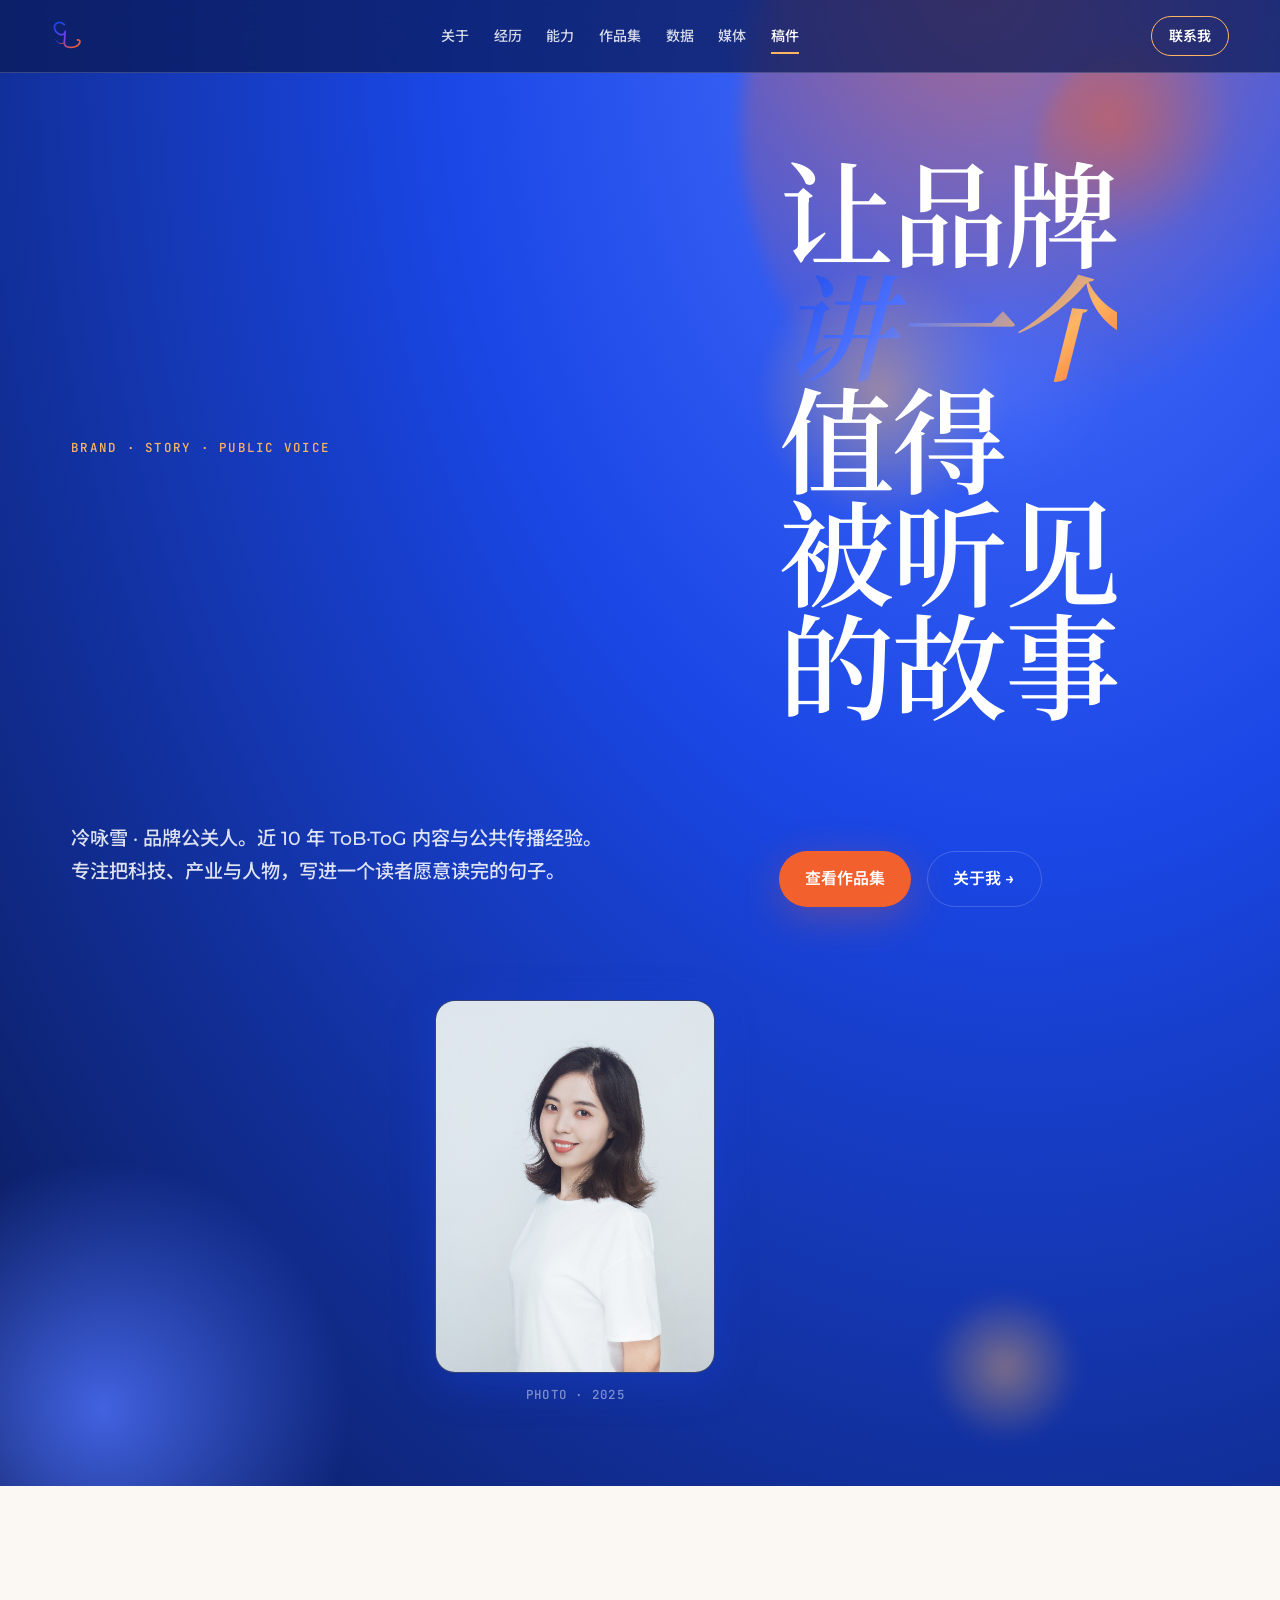
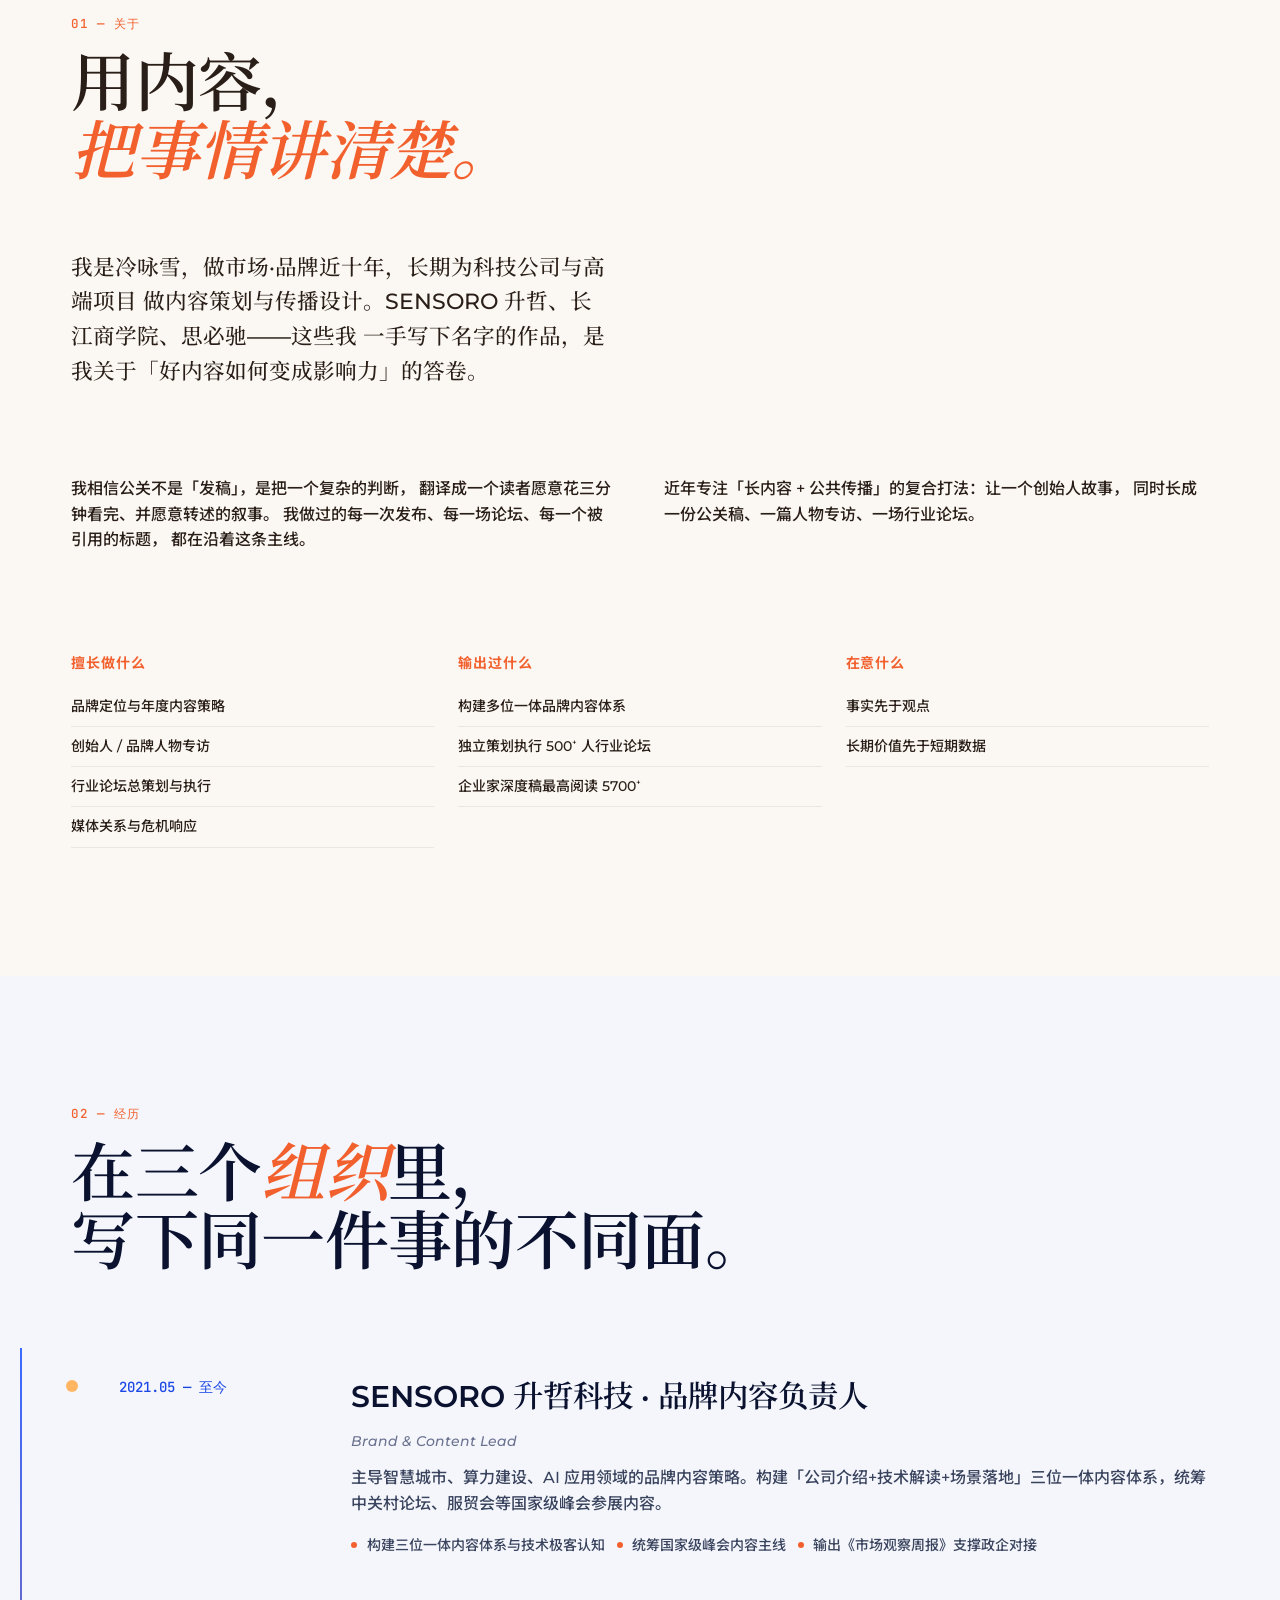
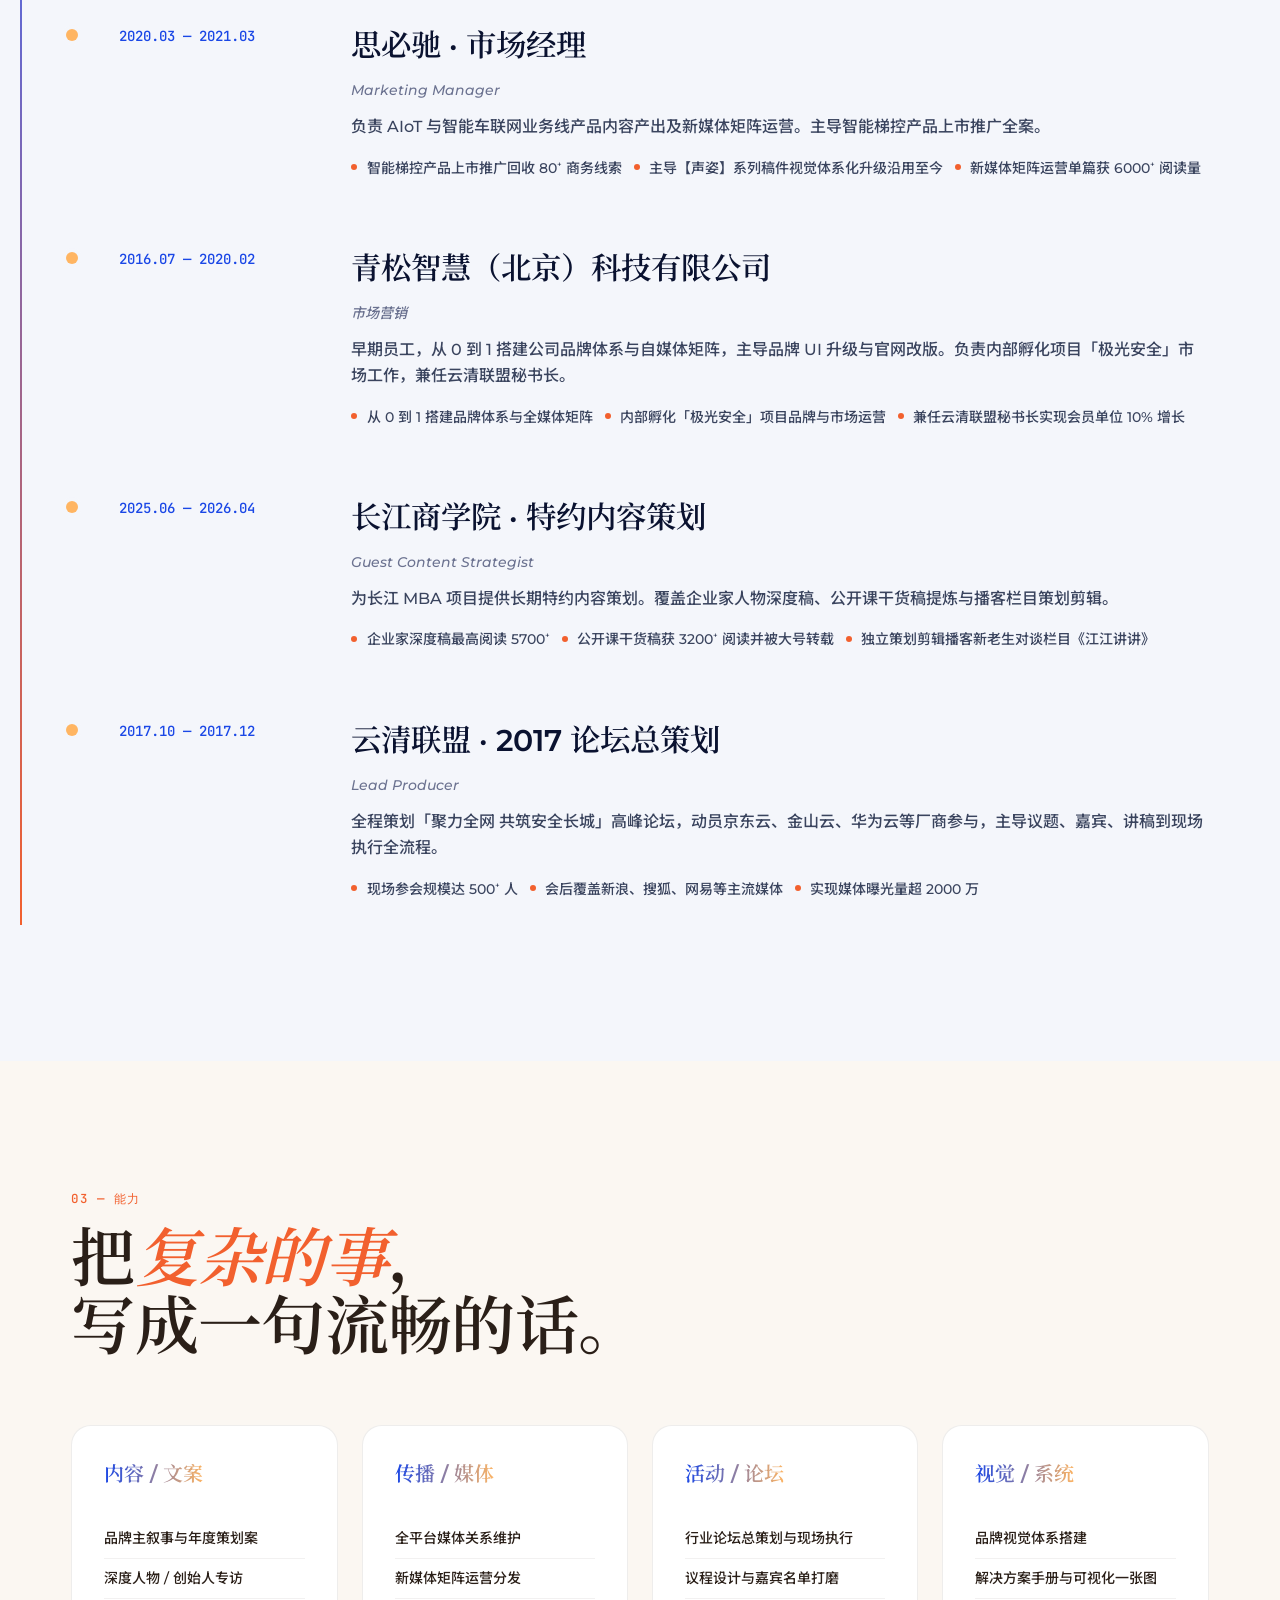
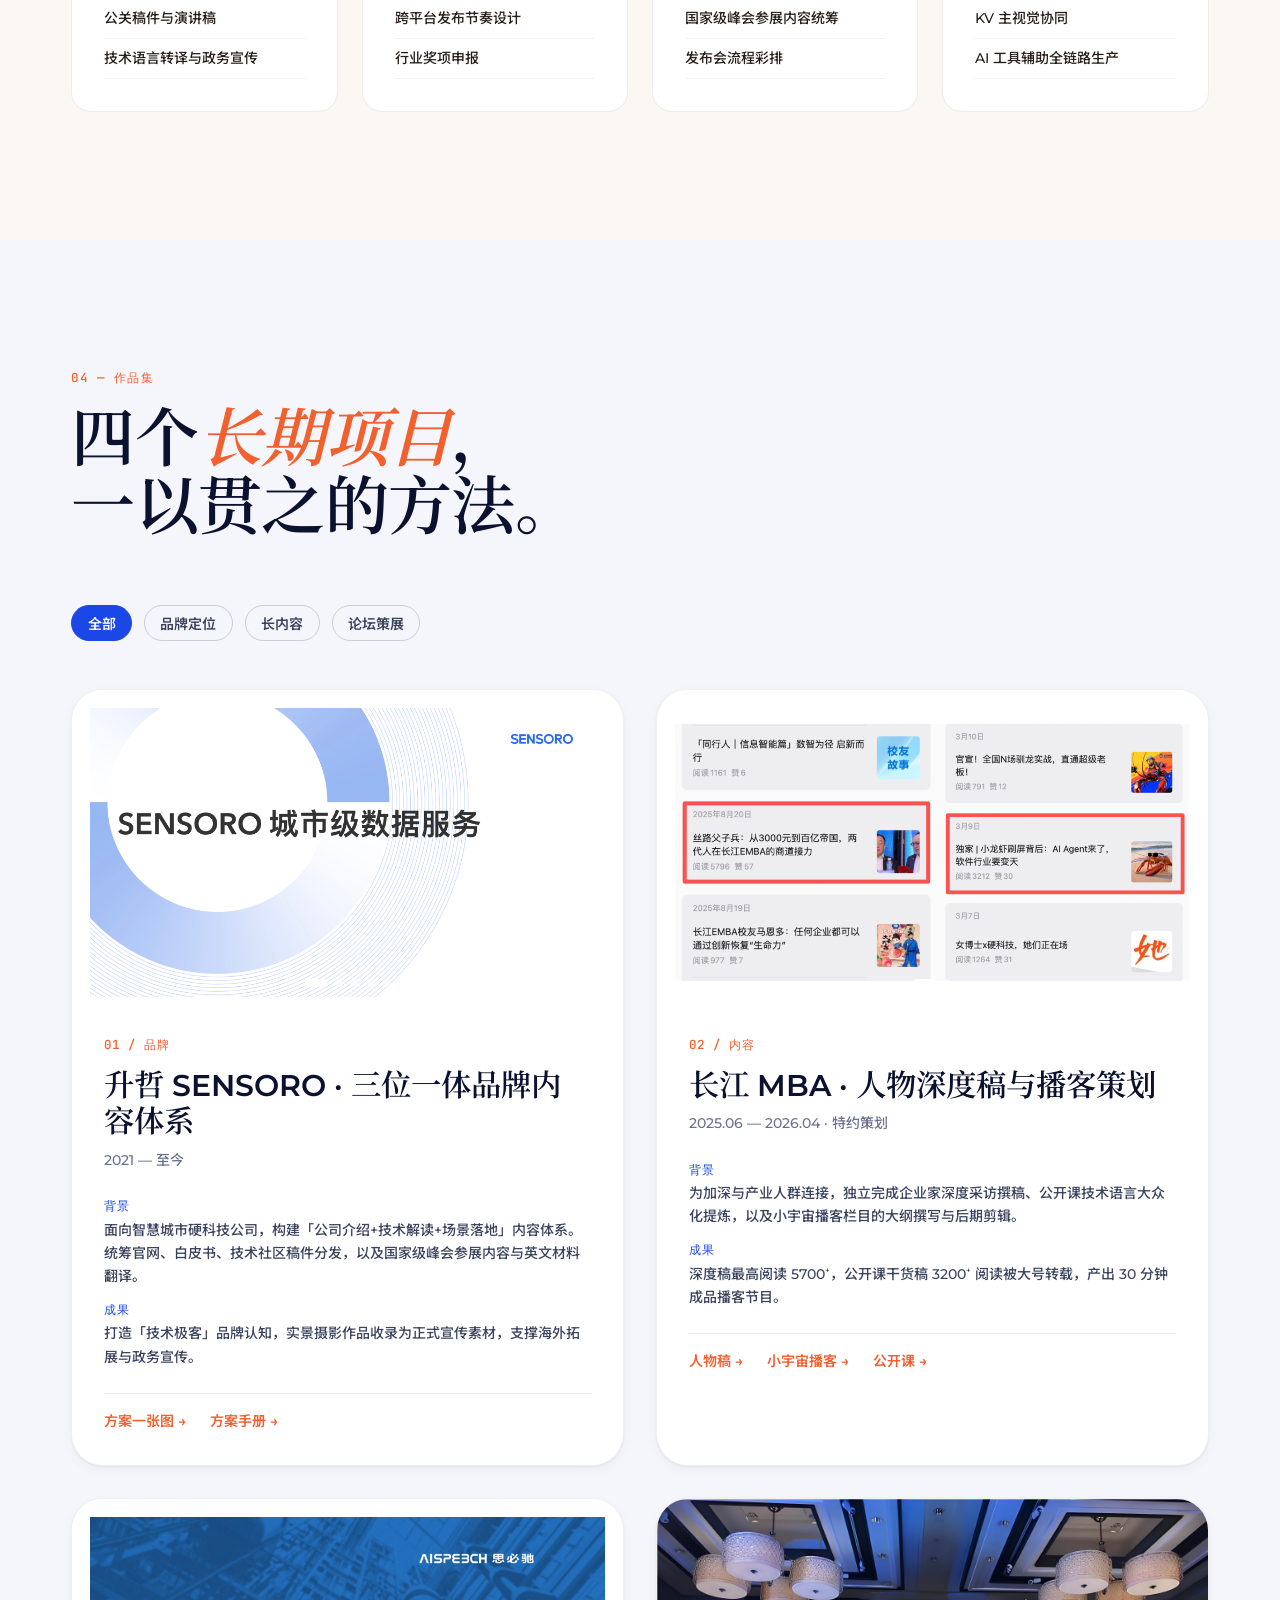
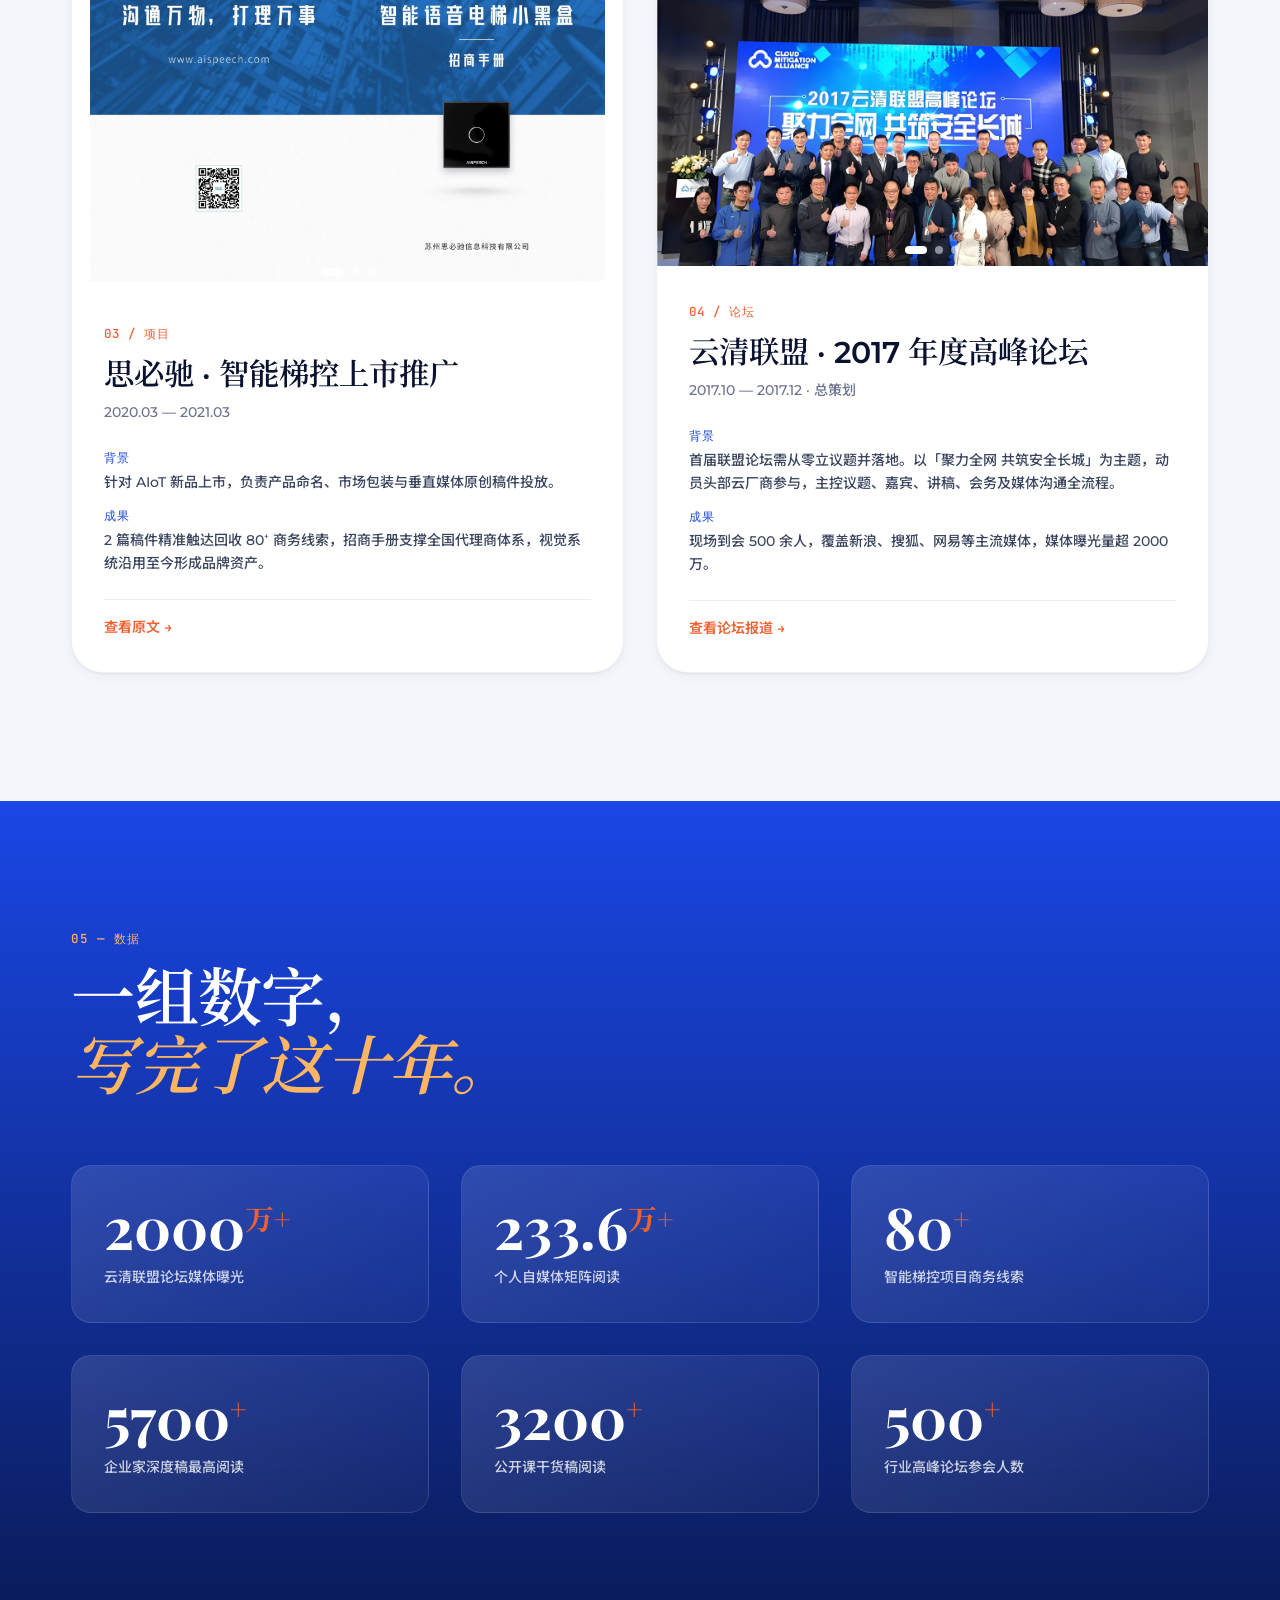
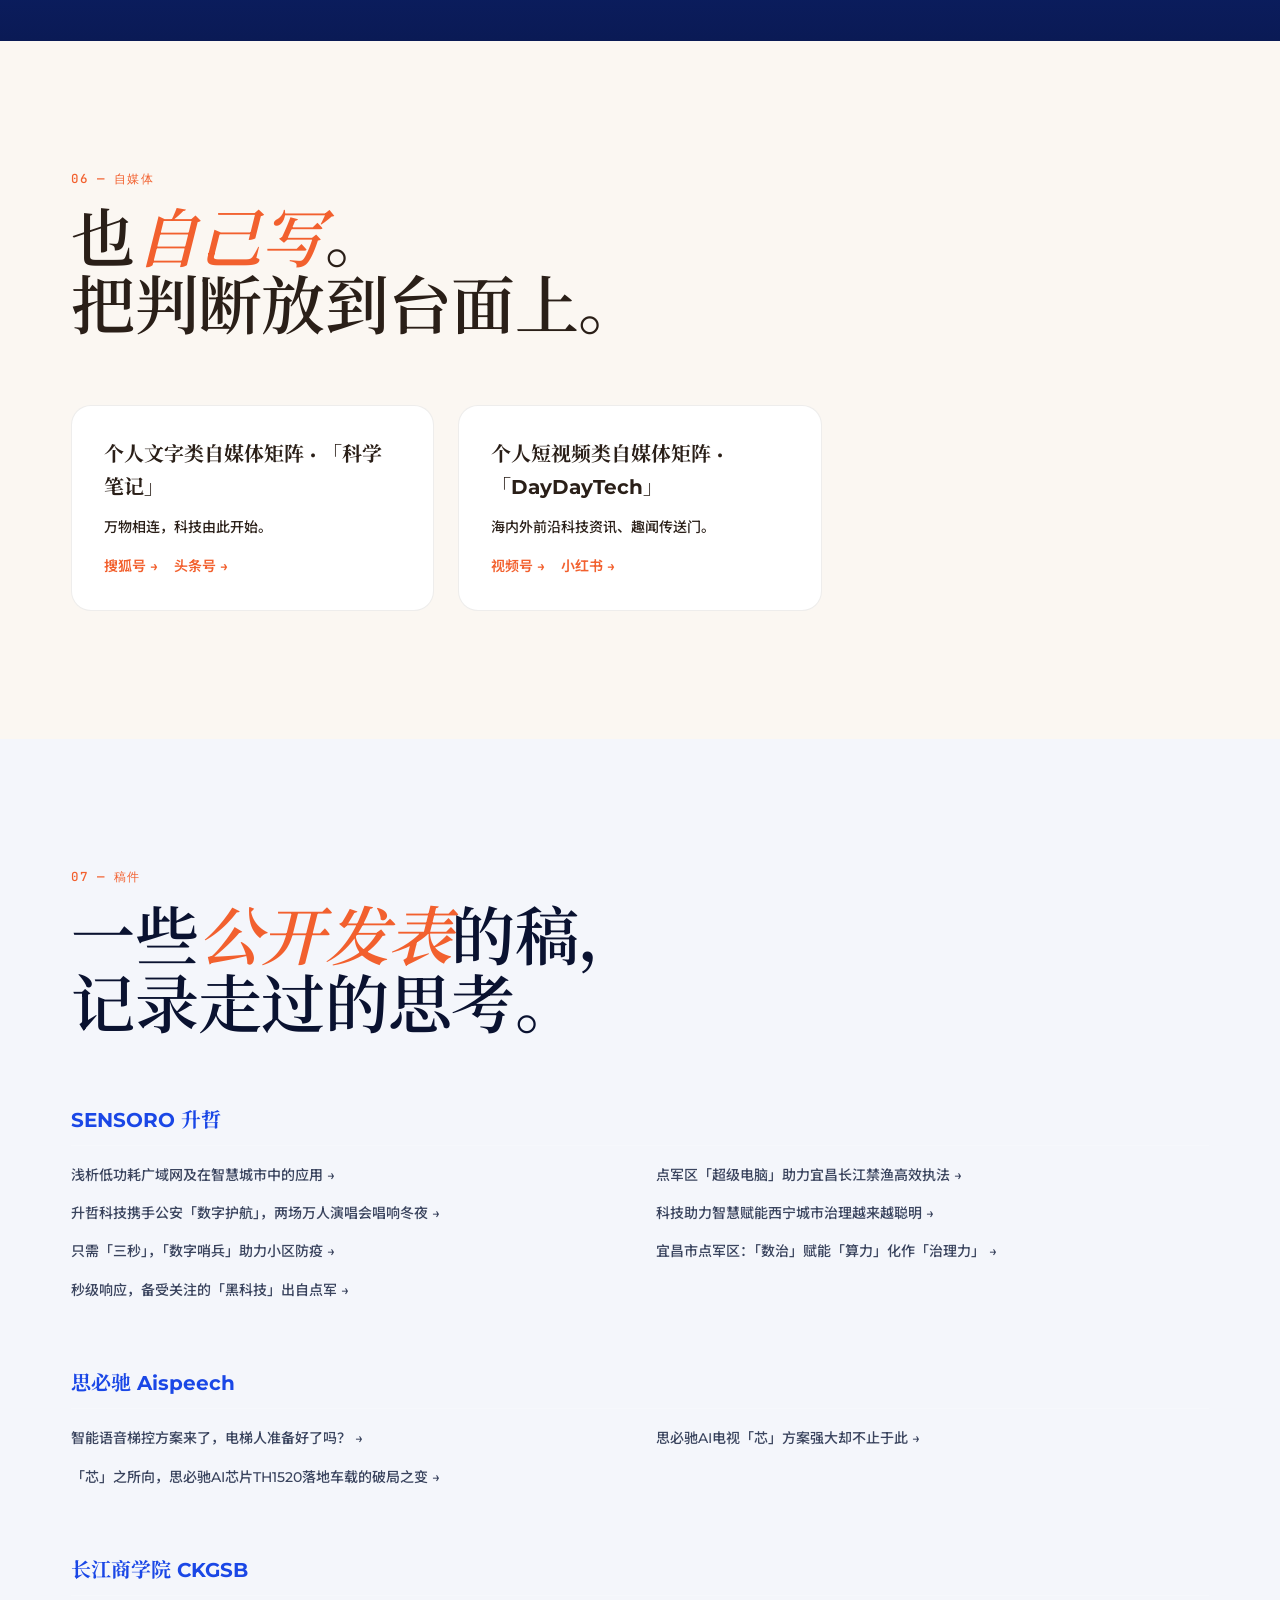
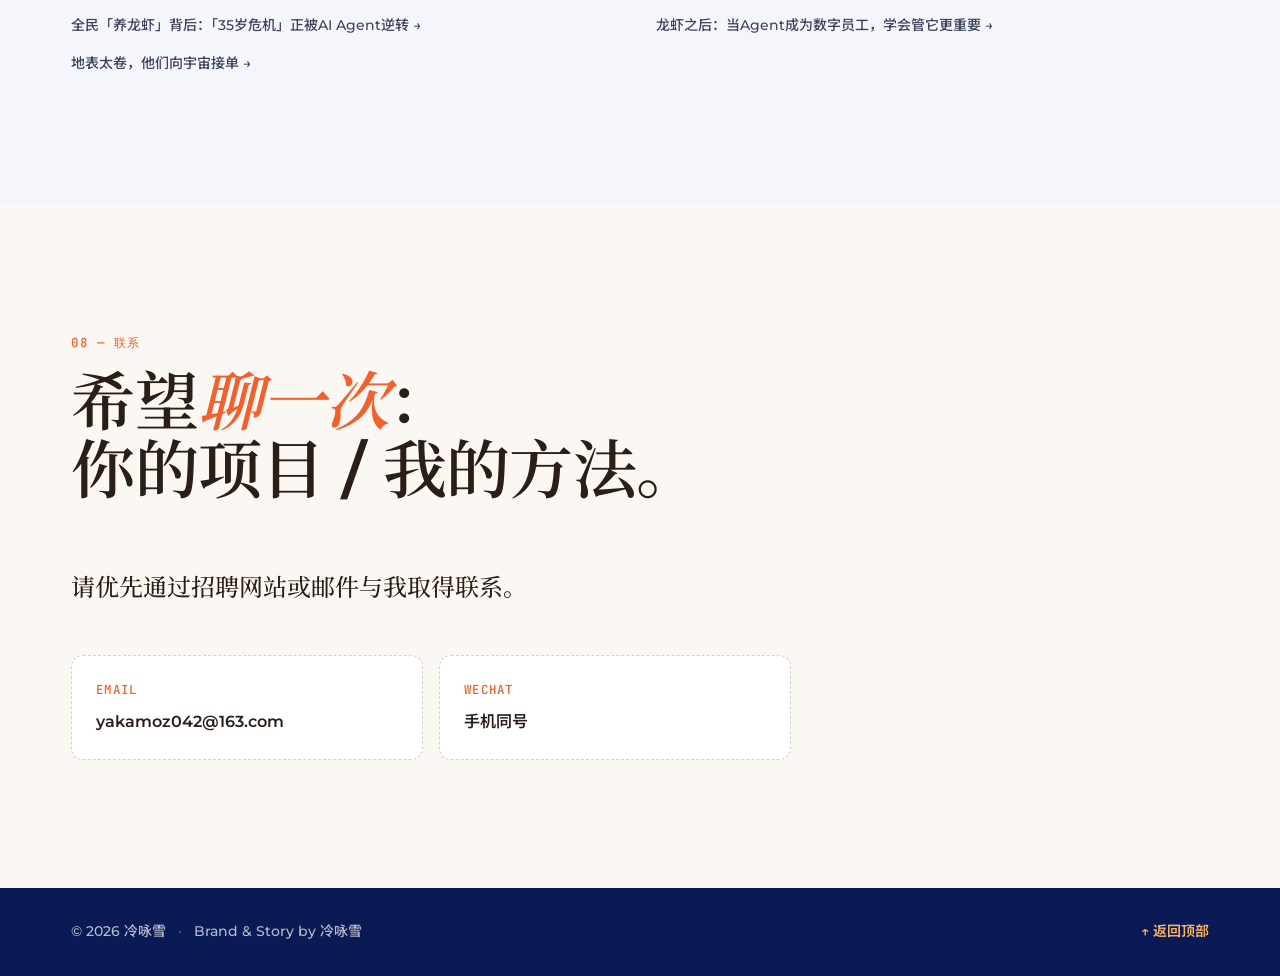
<file: index.html>
<!doctype html>
<!--
  ================================================================
  冷咏雪 · 个人品牌网站
  ------------------------------------------------------------
  改什么在哪：
    1. 文案：搜下面的 "BLOCK · 标题" 注释，所有可改文案都在那里
    2. 颜色 / 字体 / 间距：css/tokens.css 一个文件搞定
    3. 图片资源：assets/ 下替换同名文件即可
    4. 案例数据：search "data-block" 可定位到每个案例的占位
    5. 联系方式：CONTACT_BLOCK 已填邮箱/微信，可继续补充

  对应原始素材：
    - 简历：/Users/shell/Downloads/冷咏雪-品牌公关.pdf
    - 作品集：/Users/shell/Downloads/冷咏雪作品集0625.pdf
  ================================================================
-->
<html lang="zh-CN" data-theme="default">
<head>
  <meta charset="utf-8" />
  <meta name="viewport" content="width=device-width,initial-scale=1" />
  <title>冷咏雪 · 品牌公关</title>
  <meta name="description" content="冷咏雪 · 品牌内容负责人 · 长内容 / 公共传播 / 事件策划" />

  <!-- 字体（Google Fonts，缓存友好；离线时自动 fallback 到系统字体） -->
  <link rel="preconnect" href="https://fonts.googleapis.com" />
  <link rel="preconnect" href="https://fonts.gstatic.com" crossorigin />
  <link href="https://fonts.googleapis.com/css2?family=Montserrat:wght@400;500;600;700&family=Playfair+Display:ital,wght@0,400;0,600;0,700;1,400&family=Noto+Sans+SC:wght@400;500;700&family=Noto+Serif+SC:wght@400;600;700&family=JetBrains+Mono:wght@400;500&display=swap" rel="stylesheet" />

  <!-- 设计令牌 + 视觉样式 + 响应式 -->
  <link rel="stylesheet" href="css/tokens.css" />
  <link rel="stylesheet" href="css/style.css" />
</head>

<body>

<!-- ====================================================================
     顶部导航 / Top Nav
     ==================================================================== -->
<header class="nav" data-component="nav">
  <a class="nav__logo" href="#hero" aria-label="冷咏雪 shell">
    <!-- LOGO_BLOCK · 贝壳标识，替换 assets/logo.svg 即可换图 -->
    <img class="nav__logo-mark" src="assets/logo.svg" alt="shell 贝壳标识" />
  </a>

  <nav class="nav__menu" aria-label="主导航">
    <a href="#about">关于</a>
    <a href="#experience">经历</a>
    <a href="#skills">能力</a>
    <a href="#portfolio">作品集</a>
    <a href="#impact">数据</a>
    <a href="#self-media">媒体</a>
    <a href="#articles">稿件</a>
  </nav>

  <a class="nav__cta" href="#contact">联系我</a>
</header>


<!-- ====================================================================
     HERO · 首页首屏
     ----------------------------------------------------------------
     BLOCK · HERO_HEADLINE  标题（建议文案 / 可改）
     BLOCK · HERO_TAGLINE   副标题（一句话定位 / 可改）
     BLOCK · HERO_PORTRAIT 形象照占位
     ==================================================================== -->
<section id="hero" class="hero">
  <!-- 几何背景：上半蓝 + 右下珊瑚弧 -->
  <div class="hero__bg" aria-hidden="true">
    <div class="hero__shape hero__shape--arc-1"></div>
    <div class="hero__shape hero__shape--arc-2"></div>
    <div class="hero__shape hero__shape--arc-3"></div>
    <!-- 形象照周围的渐变气泡：填补蓝色块留白，呼应顶部 arc 光斑 -->
    <div class="hero__shape hero__shape--bubble-1"></div>
    <div class="hero__shape hero__shape--bubble-2"></div>
    <div class="hero__shape hero__shape--bubble-3"></div>
  </div>

  <div class="hero__inner container">
    <p class="hero__eyebrow">BRAND · STORY · PUBLIC VOICE</p>

    <h1 class="hero__headline">
      让品牌<br/>
      <em>讲一个</em>值得<br/>
      被听见的故事
    </h1>

    <p class="hero__tagline">
      冷咏雪 · 品牌公关人。近 10 年 ToB·ToG 内容与公共传播经验。<br/>
      专注把科技、产业与人物，写进一个读者愿意读完的句子。
    </p>

    <div class="hero__actions">
      <a class="btn btn--warm" href="#portfolio">查看作品集</a>
      <a class="btn btn--ghost" href="#about">关于我 →</a>
    </div>

    <!-- 形象照 BLOCK · HERO_PORTRAIT · 已替换 portrait.jpg -->
    <div class="hero__portrait" aria-label="个人形象照">
      <div class="hero__portrait-frame">
        <img class="hero__portrait-img"
             src="assets/portraits/portrait.jpg"
             alt="冷咏雪 形象照 · 2025" />
      </div>
      <span class="hero__portrait-meta">PHOTO · 2025</span>
    </div>
  </div>
</section>


<!-- ====================================================================
     ABOUT · 关于
     ----------------------------------------------------------------
     BLOCK · ABOUT_LEAD   引言
     BLOCK · ABOUT_BIO    详细简介（两段）
     BLOCK · ABOUT_TAGS   三组专长标签
     ==================================================================== -->
<section id="about" class="section section--warm">
  <div class="container section__head">
    <p class="section__num">01 — 关于</p>
    <h2 class="section__title">用内容，<br/><em>把事情讲清楚。</em></h2>
  </div>

  <div class="container about">
    <div class="about__lead">
      <!-- BLOCK · ABOUT_LEAD -->
      <p>
        我是冷咏雪，做市场·品牌近十年，长期为科技公司与高端项目
        做内容策划与传播设计。SENSORO 升哲、长江商学院、思必驰——这些我
        一手写下名字的作品，是我关于「好内容如何变成影响力」的答卷。
      </p>
    </div>

    <div class="about__bio">
      <!-- BLOCK · ABOUT_BIO -->
      <p>
        我相信公关不是「发稿」，是把一个复杂的判断，
        翻译成一个读者愿意花三分钟看完、并愿意转述的叙事。
        我做过的每一次发布、每一场论坛、每一个被引用的标题，
        都在沿着这条主线。
      </p>
      <p>
        近年专注「长内容 + 公共传播」的复合打法：让一个创始人故事，
        同时长成一份公关稿、一篇人物专访、一场行业论坛。
      </p>
    </div>

    <div class="about__tags">
      <!-- BLOCK · ABOUT_TAGS · 三组专长 -->
      <div>
        <h3>擅长做什么</h3>
        <ul>
          <li>品牌定位与年度内容策略</li>
          <li>创始人 / 品牌人物专访</li>
          <li>行业论坛总策划与执行</li>
          <li>媒体关系与危机响应</li>
        </ul>
      </div>
      <div>
        <h3>输出过什么</h3>
        <ul>
          <li>构建多位一体品牌内容体系</li>
          <li>独立策划执行 500<sup>+</sup> 人行业论坛</li>
          <li>企业家深度稿最高阅读 5700<sup>+</sup></li>
        </ul>
      </div>
      <div>
        <h3>在意什么</h3>
        <ul>
          <li>事实先于观点</li>
          <li>长期价值先于短期数据</li>
        </ul>
      </div>
    </div>
  </div>
</section>


<!-- ====================================================================
     EXPERIENCE · 职业经历
     ----------------------------------------------------------------
     BLOCK · EXP_ITEMS · 修改时间线中条目
     ==================================================================== -->
<section id="experience" class="section section--cool">
  <div class="container section__head">
    <p class="section__num">02 — 经历</p>
    <h2 class="section__title">在三个<em>组织</em>里，<br/>写下同一件事的不同面。</h2>
  </div>

  <ol class="timeline container">
    <!-- BLOCK · EXP_ITEMS · 每条：年份 / 机构 / 角色 / 要点 -->
    <li class="timeline__item">
      <div class="timeline__year">2021.05 — 至今</div>
      <div class="timeline__body">
        <h3>SENSORO 升哲科技 · 品牌内容负责人</h3>
        <p class="timeline__role">Brand &amp; Content Lead</p>
        <p class="timeline__desc">
          主导智慧城市、算力建设、AI 应用领域的品牌内容策略。构建「公司介绍+技术解读+场景落地」三位一体内容体系，统筹中关村论坛、服贸会等国家级峰会参展内容。
        </p>
        <ul class="timeline__hl">
          <li>构建三位一体内容体系与技术极客认知</li>
          <li>统筹国家级峰会内容主线</li>
          <li>输出《市场观察周报》支撑政企对接</li>
        </ul>
      </div>
    </li>

    <li class="timeline__item">
      <div class="timeline__year">2020.03 — 2021.03</div>
      <div class="timeline__body">
        <h3>思必驰 · 市场经理</h3>
        <p class="timeline__role">Marketing Manager</p>
        <p class="timeline__desc">
          负责 AIoT 与智能车联网业务线产品内容产出及新媒体矩阵运营。主导智能梯控产品上市推广全案。
        </p>
        <ul class="timeline__hl">
          <li>智能梯控产品上市推广回收 80<sup>+</sup> 商务线索</li>
          <li>主导【声姿】系列稿件视觉体系化升级沿用至今</li>
          <li>新媒体矩阵运营单篇获 6000<sup>+</sup> 阅读量</li>
        </ul>
      </div>
    </li>

    <li class="timeline__item">
      <div class="timeline__year">2016.07 — 2020.02</div>
      <div class="timeline__body">
        <h3>青松智慧（北京）科技有限公司</h3>
        <p class="timeline__role">市场营销</p>
        <p class="timeline__desc">
          早期员工，从 0 到 1 搭建公司品牌体系与自媒体矩阵，主导品牌 UI 升级与官网改版。负责内部孵化项目「极光安全」市场工作，兼任云清联盟秘书长。
        </p>
        <ul class="timeline__hl">
          <li>从 0 到 1 搭建品牌体系与全媒体矩阵</li>
          <li>内部孵化「极光安全」项目品牌与市场运营</li>
          <li>兼任云清联盟秘书长实现会员单位 10% 增长</li>
        </ul>
      </div>
    </li>

    <li class="timeline__item">
      <div class="timeline__year">2025.06 — 2026.04</div>
      <div class="timeline__body">
        <h3>长江商学院 · 特约内容策划</h3>
        <p class="timeline__role">Guest Content Strategist</p>
        <p class="timeline__desc">
          为长江 MBA 项目提供长期特约内容策划。覆盖企业家人物深度稿、公开课干货稿提炼与播客栏目策划剪辑。
        </p>
        <ul class="timeline__hl">
          <li>企业家深度稿最高阅读 5700<sup>+</sup></li>
          <li>公开课干货稿获 3200<sup>+</sup> 阅读并被大号转载</li>
          <li>独立策划剪辑播客新老生对谈栏目《江江讲讲》</li>
        </ul>
      </div>
    </li>

    <li class="timeline__item">
      <div class="timeline__year">2017.10 — 2017.12</div>
      <div class="timeline__body">
        <h3>云清联盟 · 2017 论坛总策划</h3>
        <p class="timeline__role">Lead Producer</p>
        <p class="timeline__desc">
          全程策划「聚力全网 共筑安全长城」高峰论坛，动员京东云、金山云、华为云等厂商参与，主导议题、嘉宾、讲稿到现场执行全流程。
        </p>
        <ul class="timeline__hl">
          <li>现场参会规模达 500<sup>+</sup> 人</li>
          <li>会后覆盖新浪、搜狐、网易等主流媒体</li>
          <li>实现媒体曝光量超 2000 万</li>
        </ul>
      </div>
    </li>
  </ol>
</section>


<!-- ====================================================================
     SKILLS · 能力
     ----------------------------------------------------------------
     BLOCK · SKILLS_GROUPS · 修改分组
     ==================================================================== -->
<section id="skills" class="section section--warm">
  <div class="container section__head">
    <p class="section__num">03 — 能力</p>
    <h2 class="section__title">把<em>复杂的事</em>，<br/>写成一句流畅的话。</h2>
  </div>

  <div class="container skills">
    <!-- BLOCK · SKILLS_GROUPS · 改下面四组 .skills__card -->
    <article class="skills__card">
      <h3>内容 / 文案</h3>
      <ul>
        <li>品牌主叙事与年度策划案</li>
        <li>深度人物 / 创始人专访</li>
        <li>公关稿件与演讲稿</li>
        <li>技术语言转译与政务宣传</li>
      </ul>
    </article>

    <article class="skills__card">
      <h3>传播 / 媒体</h3>
      <ul>
        <li>全平台媒体关系维护</li>
        <li>新媒体矩阵运营分发</li>
        <li>跨平台发布节奏设计</li>
        <li>行业奖项申报</li>
      </ul>
    </article>

    <article class="skills__card">
      <h3>活动 / 论坛</h3>
      <ul>
        <li>行业论坛总策划与现场执行</li>
        <li>议程设计与嘉宾名单打磨</li>
        <li>国家级峰会参展内容统筹</li>
        <li>发布会流程彩排</li>
      </ul>
    </article>

    <article class="skills__card">
      <h3>视觉 / 系统</h3>
      <ul>
        <li>品牌视觉体系搭建</li>
        <li>解决方案手册与可视化一张图</li>
        <li>KV 主视觉协同</li>
        <li>AI 工具辅助全链路生产</li>
      </ul>
    </article>
  </div>
</section>


<!-- ====================================================================
     PORTFOLIO · 作品集（四个核心案例）
     ----------------------------------------------------------------
     BLOCK · PORTFOLIO_FILTER · 修改标签
     BLOCK · CASE_<X>      · 修改每个案例的内容
     ==================================================================== -->
<section id="portfolio" class="section section--cool">
  <div class="container section__head">
    <p class="section__num">04 — 作品集</p>
    <h2 class="section__title">四个<em>长期项目</em>，<br/>一以贯之的方法。</h2>
  </div>

  <!-- 筛选条 · BLOCK · PORTFOLIO_FILTER -->
  <div class="container portfolio__filter" role="tablist">
    <button class="chip is-active" data-filter="all">全部</button>
    <button class="chip" data-filter="brand">品牌定位</button>
    <button class="chip" data-filter="content">长内容</button>
    <button class="chip" data-filter="forum">论坛策展</button>
  </div>

  <div class="container portfolio__grid">

    <!-- ───── CASE 01 升哲 SENSORO ───── -->
    <!-- BLOCK · CASE_01 -->
    <article class="case" data-cat="brand" id="case-sensoro">
      <div class="case__cover case__cover--white" data-carousel>
        <!-- 改图：复制一个 <div class="case__slide"> 并改 src 即可，圆点自动生成 -->
        <div class="case__track">
          <div class="case__slide"><img src="assets/cases/sensoro-real-1.jpeg" alt="SENSORO 升哲 · 中文介绍 P1" loading="lazy"></div>
          <div class="case__slide"><img src="assets/cases/sensoro-real-2.jpeg" alt="SENSORO 升哲 · 中文介绍 P2" loading="lazy"></div>
          <div class="case__slide"><img src="assets/cases/sensoro-real-3.jpeg" alt="SENSORO 升哲 · 中文介绍 P3" loading="lazy"></div>
          <div class="case__slide"><img src="assets/cases/sensoro-real-4.jpeg" alt="SENSORO 升哲 · 中文介绍 P4" loading="lazy"></div>
          <div class="case__slide"><img src="assets/cases/sensoro-real-5.jpeg" alt="SENSORO 升哲 · 英文介绍" loading="lazy"></div>
        </div>
        <button class="case__arrow case__arrow--prev" aria-label="上一张">‹</button>
        <button class="case__arrow case__arrow--next" aria-label="下一张">›</button>
        <div class="case__dots" aria-hidden="true"></div>
      </div>
      <div class="case__meta">
        <span class="case__tag">01 / 品牌</span>
        <h3 class="case__title">升哲 SENSORO · 三位一体品牌内容体系</h3>
        <p class="case__period">2021 — 至今</p>
      </div>
      <div class="case__body">
        <dl>
          <div><dt>背景</dt><dd>面向智慧城市硬科技公司，构建「公司介绍+技术解读+场景落地」内容体系。统筹官网、白皮书、技术社区稿件分发，以及国家级峰会参展内容与英文材料翻译。</dd></div>
          <div><dt>成果</dt><dd>打造「技术极客」品牌认知，实景摄影作品收录为正式宣传素材，支撑海外拓展与政务宣传。</dd></div>
        </dl>
        <div class="case__links">
          <a href="https://mp.weixin.qq.com/mp/homepage?__biz=MzIwNTc5OTIzNQ==&hid=3&sn=f3edfa11d846e5b2d07f2c39130548e7&scene=1&devicetype=iOS26.5&version=18004b2c&lang=zh_CN&nettype=WIFI&ascene=7&session_us=gh_ac7ffef46b13&fontScale=100" class="link-arrow" target="_blank" rel="noopener">方案一张图 →</a>
          <a href="case-sensoro.html" class="link-arrow">方案手册 →</a>
        </div>
      </div>
    </article>

    <!-- ───── CASE 02 长江商学院 ───── -->
    <!-- BLOCK · CASE_02 -->
    <article class="case" data-cat="content" id="case-ckgsb">
      <div class="case__cover case__cover--white" data-carousel>
        <div class="case__track">
          <div class="case__slide"><img src="assets/cases/ckgsb-real-1.png" alt="长江商学院 · 企业家深度稿" loading="lazy"></div>
          <div class="case__slide"><img src="assets/cases/ckgsb-real-2.png" alt="长江商学院 · 播客《江江讲讲》" loading="lazy"></div>
        </div>
        <button class="case__arrow case__arrow--prev" aria-label="上一张">‹</button>
        <button class="case__arrow case__arrow--next" aria-label="下一张">›</button>
        <div class="case__dots" aria-hidden="true"></div>
      </div>
      <div class="case__meta">
        <span class="case__tag">02 / 内容</span>
        <h3 class="case__title">长江 MBA · 人物深度稿与播客策划</h3>
        <p class="case__period">2025.06 — 2026.04 · 特约策划</p>
      </div>
      <div class="case__body">
        <dl>
          <div><dt>背景</dt><dd>为加深与产业人群连接，独立完成企业家深度采访撰稿、公开课技术语言大众化提炼，以及小宇宙播客栏目的大纲撰写与后期剪辑。</dd></div>
          <div><dt>成果</dt><dd>深度稿最高阅读 5700<sup>+</sup>，公开课干货稿 3200<sup>+</sup> 阅读被大号转载，产出 30 分钟成品播客节目。</dd></div>
        </dl>
        <div class="case__links">
          <a href="https://mp.weixin.qq.com/s/DK-E89cCjmxDBBofAiR5qA" class="link-arrow" target="_blank" rel="noopener">人物稿 →</a>
          <a href="https://www.xiaoyuzhoufm.com/podcast/666168b163c334a2fbc3f794" class="link-arrow" target="_blank" rel="noopener">小宇宙播客 →</a>
          <a href="https://mp.weixin.qq.com/s/9RwahFShBekly0TSTGcr8w" class="link-arrow" target="_blank" rel="noopener">公开课 →</a>
        </div>
      </div>
    </article>

    <!-- ───── CASE 03 思必驰 ───── -->
    <!-- BLOCK · CASE_03 -->
    <article class="case" data-cat="brand" id="case-aispeech">
      <div class="case__cover case__cover--white case__cover--ar-1414" data-carousel>
        <div class="case__track">
          <div class="case__slide"><img src="assets/cases/aispeech-real-1.jpg" alt="思必驰 · 智能语音电梯小黑盒招商手册 P1" loading="lazy"></div>
          <div class="case__slide"><img src="assets/cases/aispeech-real-2.jpg" alt="思必驰 · 智能语音电梯小黑盒招商手册 P2" loading="lazy"></div>
          <div class="case__slide"><img src="assets/cases/aispeech-real-3.jpg" alt="思必驰 · 智能语音电梯小黑盒招商手册 P3" loading="lazy"></div>
        </div>
        <button class="case__arrow case__arrow--prev" aria-label="上一张">‹</button>
        <button class="case__arrow case__arrow--next" aria-label="下一张">›</button>
        <div class="case__dots" aria-hidden="true"></div>
      </div>
      <div class="case__meta">
        <span class="case__tag">03 / 项目</span>
        <h3 class="case__title">思必驰 · 智能梯控上市推广</h3>
        <p class="case__period">2020.03 — 2021.03</p>
      </div>
      <div class="case__body">
        <dl>
          <div><dt>背景</dt><dd>针对 AIoT 新品上市，负责产品命名、市场包装与垂直媒体原创稿件投放。</dd></div>
          <div><dt>成果</dt><dd>2 篇稿件精准触达回收 80<sup>+</sup> 商务线索，招商手册支撑全国代理商体系，视觉系统沿用至今形成品牌资产。</dd></div>
        </dl>
        <div class="case__links">
          <a href="https://mp.weixin.qq.com/s/C7XCII4paEc1_BYdaKr0UQ" class="link-arrow" target="_blank" rel="noopener">查看原文 →</a>
        </div>
      </div>
    </article>

    <!-- ───── CASE 04 云清联盟 ───── -->
    <!-- BLOCK · CASE_04 -->
    <article class="case" data-cat="forum" id="case-yunqing">
      <div class="case__cover case__cover--white case__cover--fill case__cover--ar-32" data-carousel>
        <div class="case__track">
          <div class="case__slide"><img src="assets/cases/yunqing-real-1.jpeg" alt="云清联盟 · 2017 论坛全员合影" loading="lazy"></div>
          <div class="case__slide"><img src="assets/cases/yunqing-real-2.jpeg" alt="云清联盟 · 嘉宾对谈" loading="lazy"></div>
          <div class="case__slide"><img src="assets/cases/yunqing-real-3.jpg" alt="云清联盟 · 主旨演讲" loading="lazy"></div>
        </div>
        <button class="case__arrow case__arrow--prev" aria-label="上一张">‹</button>
        <button class="case__arrow case__arrow--next" aria-label="下一张">›</button>
        <div class="case__dots" aria-hidden="true"></div>
      </div>
      <div class="case__meta">
        <span class="case__tag">04 / 论坛</span>
        <h3 class="case__title">云清联盟 · 2017 年度高峰论坛</h3>
        <p class="case__period">2017.10 — 2017.12 · 总策划</p>
      </div>
      <div class="case__body">
        <dl>
          <div><dt>背景</dt><dd>首届联盟论坛需从零立议题并落地。以「聚力全网 共筑安全长城」为主题，动员头部云厂商参与，主控议题、嘉宾、讲稿、会务及媒体沟通全流程。</dd></div>
          <div><dt>成果</dt><dd>现场到会 500 余人，覆盖新浪、搜狐、网易等主流媒体，媒体曝光量超 2000 万。</dd></div>
        </dl>
        <div class="case__links">
          <a href="https://baijiahao.baidu.com/s?id=1586385754801009768&wfr=spider&for=pc" class="link-arrow" target="_blank" rel="noopener">查看论坛报道 →</a>
        </div>
      </div>
    </article>

  </div>
</section>


<!-- ====================================================================
     IMPACT · 数据看板
     ----------------------------------------------------------------
     BLOCK · IMPACT_STATS · 改数字
     ==================================================================== -->
<section id="impact" class="section section--blue">
  <div class="container section__head section__head--on-blue">
    <p class="section__num">05 — 数据</p>
    <h2 class="section__title">一组数字，<br/><em>写完了这十年。</em></h2>
  </div>

  <div class="container impact">
    <!-- BLOCK · IMPACT_STATS · 改数字和大字 -->
    <div class="impact__item">
      <b>2000<sup>万+</sup></b>
      <span>云清联盟论坛媒体曝光</span>
    </div>
    <div class="impact__item">
      <b>233.6<sup>万+</sup></b>
      <span>个人自媒体矩阵阅读</span>
    </div>
    <div class="impact__item">
      <b>80<sup>+</sup></b>
      <span>智能梯控项目商务线索</span>
    </div>
    <div class="impact__item">
      <b>5700<sup>+</sup></b>
      <span>企业家深度稿最高阅读</span>
    </div>
    <div class="impact__item">
      <b>3200<sup>+</sup></b>
      <span>公开课干货稿阅读</span>
    </div>
    <div class="impact__item">
      <b>500<sup>+</sup></b>
      <span>行业高峰论坛参会人数</span>
    </div>
  </div>
</section>


<!-- ====================================================================
     SELF MEDIA · 个人自媒体
     ----------------------------------------------------------------
     BLOCK · MEDIA_PLATFORMS · 改下面的卡片
     ==================================================================== -->
<section id="self-media" class="section section--warm">
  <div class="container section__head">
    <p class="section__num">06 — 自媒体</p>
    <h2 class="section__title">也<em>自己写</em>。<br/>把判断放到台面上。</h2>
  </div>

  <div class="container self-media">
    <!-- BLOCK · MEDIA_PLATFORMS · 替换 placeholder / 加链接 -->
    <article class="media-card">
      <h3>个人文字类自媒体矩阵 · 「科学笔记」</h3>
      <p>万物相连，科技由此开始。</p>
      <div class="media__links">
        <a href="https://mp.sohu.com/profile?xpt=NTc3NDIyNjU2M0BzaW5hLnNvaHUuY29t" class="link-arrow" target="_blank" rel="noopener">搜狐号 →</a>
        <a href="https://www.toutiao.com/c/user/token/CibmWbr7AZXY4RweCcCIVX1OXCwcVz4zEBvt6hs9bQ6Oss_Nx0o-6RpJCjwAAAAAAAAAAAAAUMsCcYRpKXvtCLKlM2NQwjzaHVAGVHfovX2LkicPVbusOHRnWZjCG-0Wm2UUavob7BEQ-e2ZDhjDxYPqBCIBA1ylVU8=/" class="link-arrow" target="_blank" rel="noopener">头条号 →</a>
      </div>
    </article>
    <article class="media-card">
      <h3>个人短视频类自媒体矩阵 · 「DayDayTech」</h3>
      <p>海内外前沿科技资讯、趣闻传送门。</p>
      <div class="media__links">
        <a href="https://weixin.qq.com/sph/Aiw3IvsCCF" class="link-arrow" target="_blank" rel="noopener">视频号 →</a>
        <a href="https://xhslink.cn/m/27BHom0i35i" class="link-arrow" target="_blank" rel="noopener">小红书 →</a>
      </div>
    </article>
  </div>
</section>


<!-- ====================================================================
     07 · 稿件 · 外链（来自 wailian.docx，可继续追加）
     ================================================================ -->
<section id="articles" class="section section--cool">
  <div class="container section__head">
    <p class="section__num">07 — 稿件</p>
    <h2 class="section__title">一些<em>公开发表</em>的稿，<br/>记录走过的思考。</h2>
  </div>

  <div class="container articles">
    <!-- 稿件按机构分组；新增稿件直接加 <li><a> 即可，样式自动套用 -->
    <div class="articles__group">
      <h3>SENSORO 升哲</h3>
      <ul class="articles__list">
        <li><a href="https://blog.csdn.net/FL63Zv9Zou86950w/article/details/121045201" target="_blank" rel="noopener">浅析低功耗广域网及在智慧城市中的应用 →</a></li>
        <li><a href="https://www.thepaper.cn/newsDetail_forward_16927860" target="_blank" rel="noopener">点军区「超级电脑」助力宜昌长江禁渔高效执法 →</a></li>
        <li><a href="http://www.qhnews.com/newscenter/system/2024/11/21/030307723.shtml" target="_blank" rel="noopener">升哲科技携手公安「数字护航」，两场万人演唱会唱响冬夜 →</a></li>
        <li><a href="http://www.qinghai.gov.cn/zwgk/system/2025/03/25/030068233.shtml" target="_blank" rel="noopener">科技助力智慧赋能西宁城市治理越来越聪明 →</a></li>
        <li><a href="https://m.thepaper.cn/baijiahao_20766037" target="_blank" rel="noopener">只需「三秒」，「数字哨兵」助力小区防疫 →</a></li>
        <li><a href="http://www.hbcaw.gov.cn/znhjs/45856.jhtml" target="_blank" rel="noopener">宜昌市点军区：「数治」赋能「算力」化作「治理力」 →</a></li>
        <li><a href="https://www.thepaper.cn/newsDetail_forward_16743429" target="_blank" rel="noopener">秒级响应，备受关注的「黑科技」出自点军 →</a></li>
      </ul>
    </div>

    <div class="articles__group">
      <h3>思必驰 Aispeech</h3>
      <ul class="articles__list">
        <li><a href="https://mp.weixin.qq.com/s/RXoIxM4CqbIS1PCPwLJASA" target="_blank" rel="noopener">智能语音梯控方案来了，电梯人准备好了吗？ →</a></li>
        <li><a href="https://mp.weixin.qq.com/s/7Pxfyf_zwILxAsXlOG1WfA" target="_blank" rel="noopener">思必驰AI电视「芯」方案强大却不止于此 →</a></li>
        <li><a href="https://mp.weixin.qq.com/s/noiNfTkYU_S4j_UcnNo3dQ" target="_blank" rel="noopener">「芯」之所向，思必驰AI芯片TH1520落地车载的破局之变 →</a></li>
      </ul>
    </div>

    <div class="articles__group">
      <h3>长江商学院 CKGSB</h3>
      <ul class="articles__list">
        <li><a href="https://mp.weixin.qq.com/s/oqG8deBNghTVmkj9aRH1XQ" target="_blank" rel="noopener">全民「养龙虾」背后：「35岁危机」正被AI Agent逆转 →</a></li>
        <li><a href="https://mp.weixin.qq.com/s/Fu5AhCajoYXlG22jMKrHUg" target="_blank" rel="noopener">龙虾之后：当Agent成为数字员工，学会管它更重要 →</a></li>
        <li><a href="https://mp.weixin.qq.com/s/sUwTbS3F6HUJXdXIxeNdWg" target="_blank" rel="noopener">地表太卷，他们向宇宙接单 →</a></li>
      </ul>
    </div>
  </div>
</section>


<!-- 媒体板块已按审阅稿移除：原合作媒体/署名清单为占位与待核内容，用户未保留 -->


<!-- ====================================================================
     CONTACT · 联系（占位）
     ----------------------------------------------------------------
     BLOCK · CONTACT_BLOCK · 现在全部留空，按需启用
     ==================================================================== -->
<section id="contact" class="section section--warm">
  <div class="container section__head">
    <p class="section__num">08 — 联系</p>
    <h2 class="section__title">希望<em>聊一次</em>：<br/>你的项目 / 我的方法。</h2>
  </div>

  <div class="container contact">
    <!-- CONTACT_BLOCK · 现在全部留空占位 · 你要加联系方式就告诉我 -->
    <p class="contact__placeholder">
      <!-- BLOCK · CONTACT_NOTE · 提示语，可改 -->
      请优先通过招聘网站或邮件与我取得联系。
    </p>

    <div class="contact__slots">
      <!-- BLOCK · CONTACT_EMAIL -->
      <div class="contact__slot">
        <span class="contact__label">EMAIL</span>
        <span class="contact__value">yakamoz042@163.com</span>
      </div>
      <!-- BLOCK · CONTACT_WECHAT -->
      <div class="contact__slot">
        <span class="contact__label">WECHAT</span>
        <span class="contact__value">手机同号</span>
      </div>
      <!-- BLOCK · CONTACT_RESUME 已按需求移除：主页不提供简历下载 -->

    </div>
  </div>
</section>


<!-- ====================================================================
     FOOTER
     ==================================================================== -->
<footer class="footer">
  <div class="container footer__inner">
    <span>© 2026 冷咏雪</span>
    <span class="footer__dot">·</span>
    <span>Brand &amp; Story by 冷咏雪</span>
    <a href="#hero" class="footer__top">↑ 返回顶部</a>
  </div>
</footer>


<!-- JS：导航高亮 / 滚动入场 / 作品集筛选 -->
<script src="js/main.js"></script>
</body>
</html>
</file>
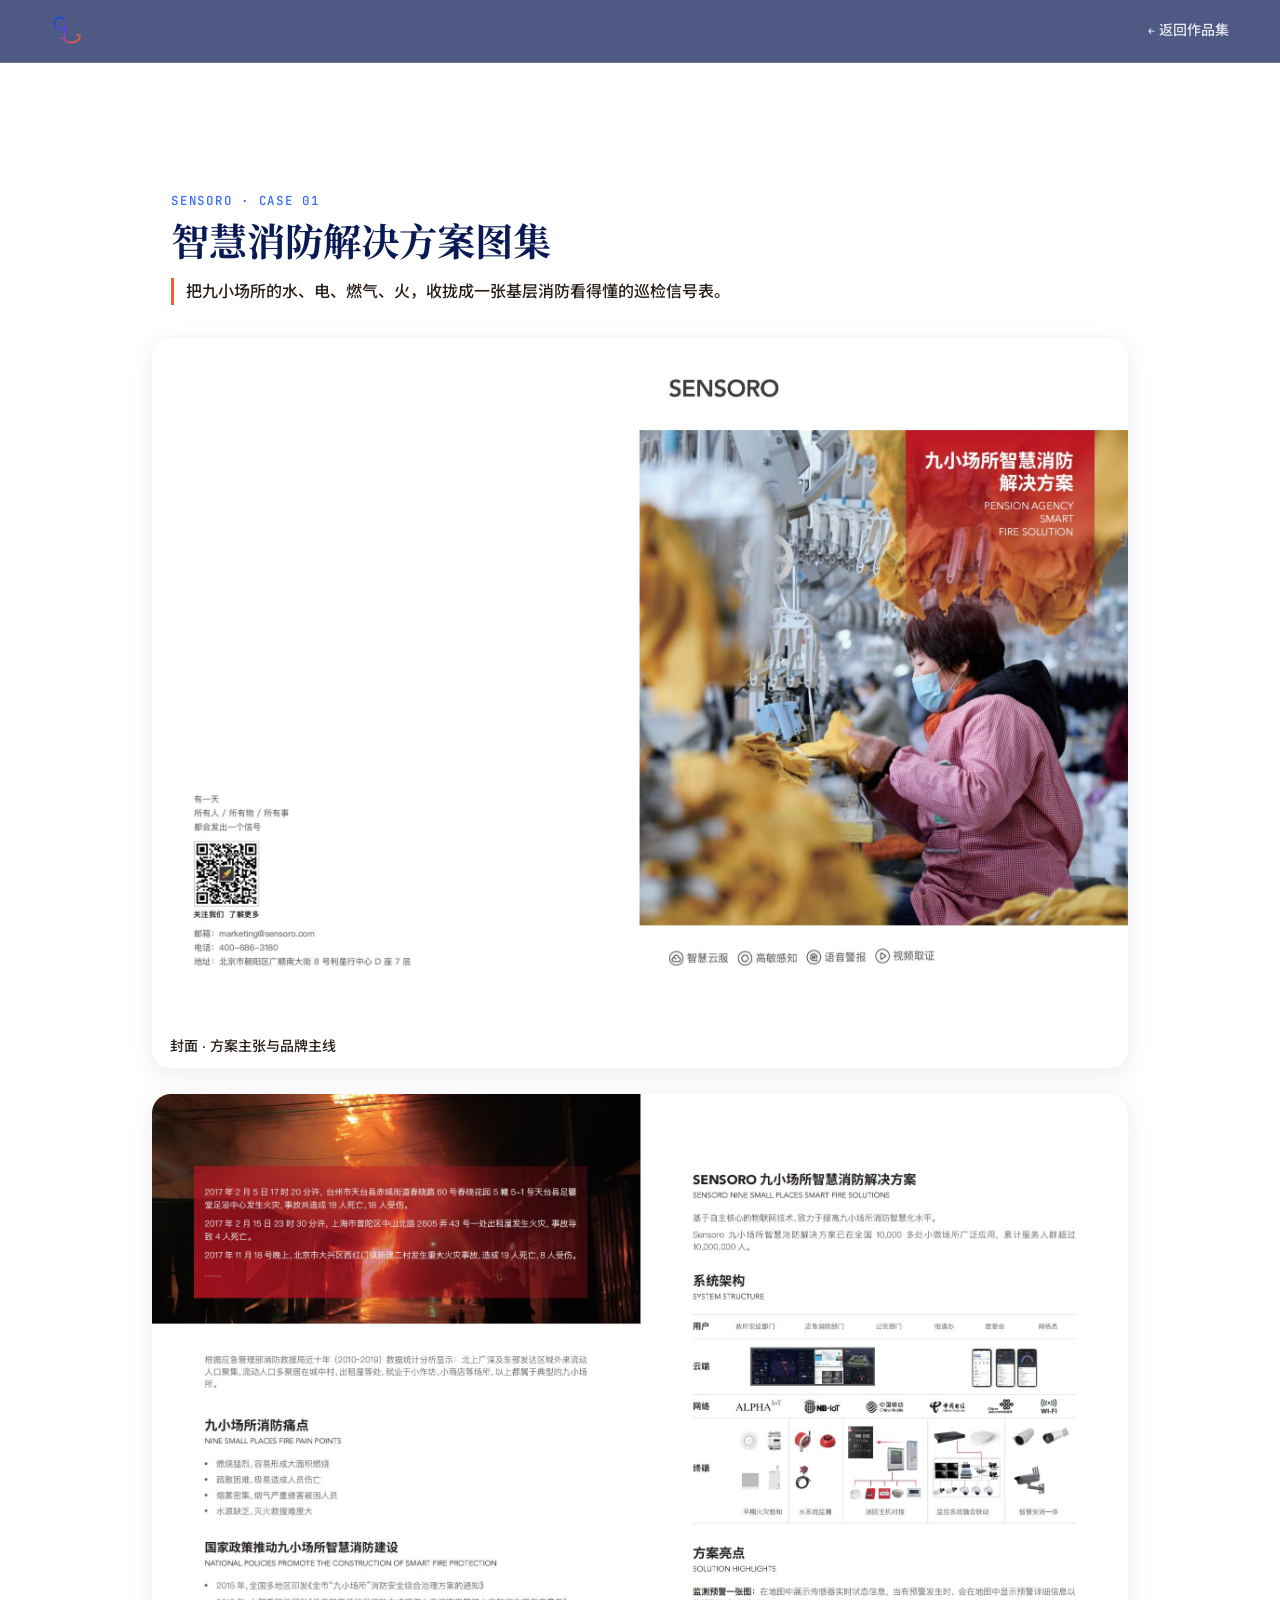
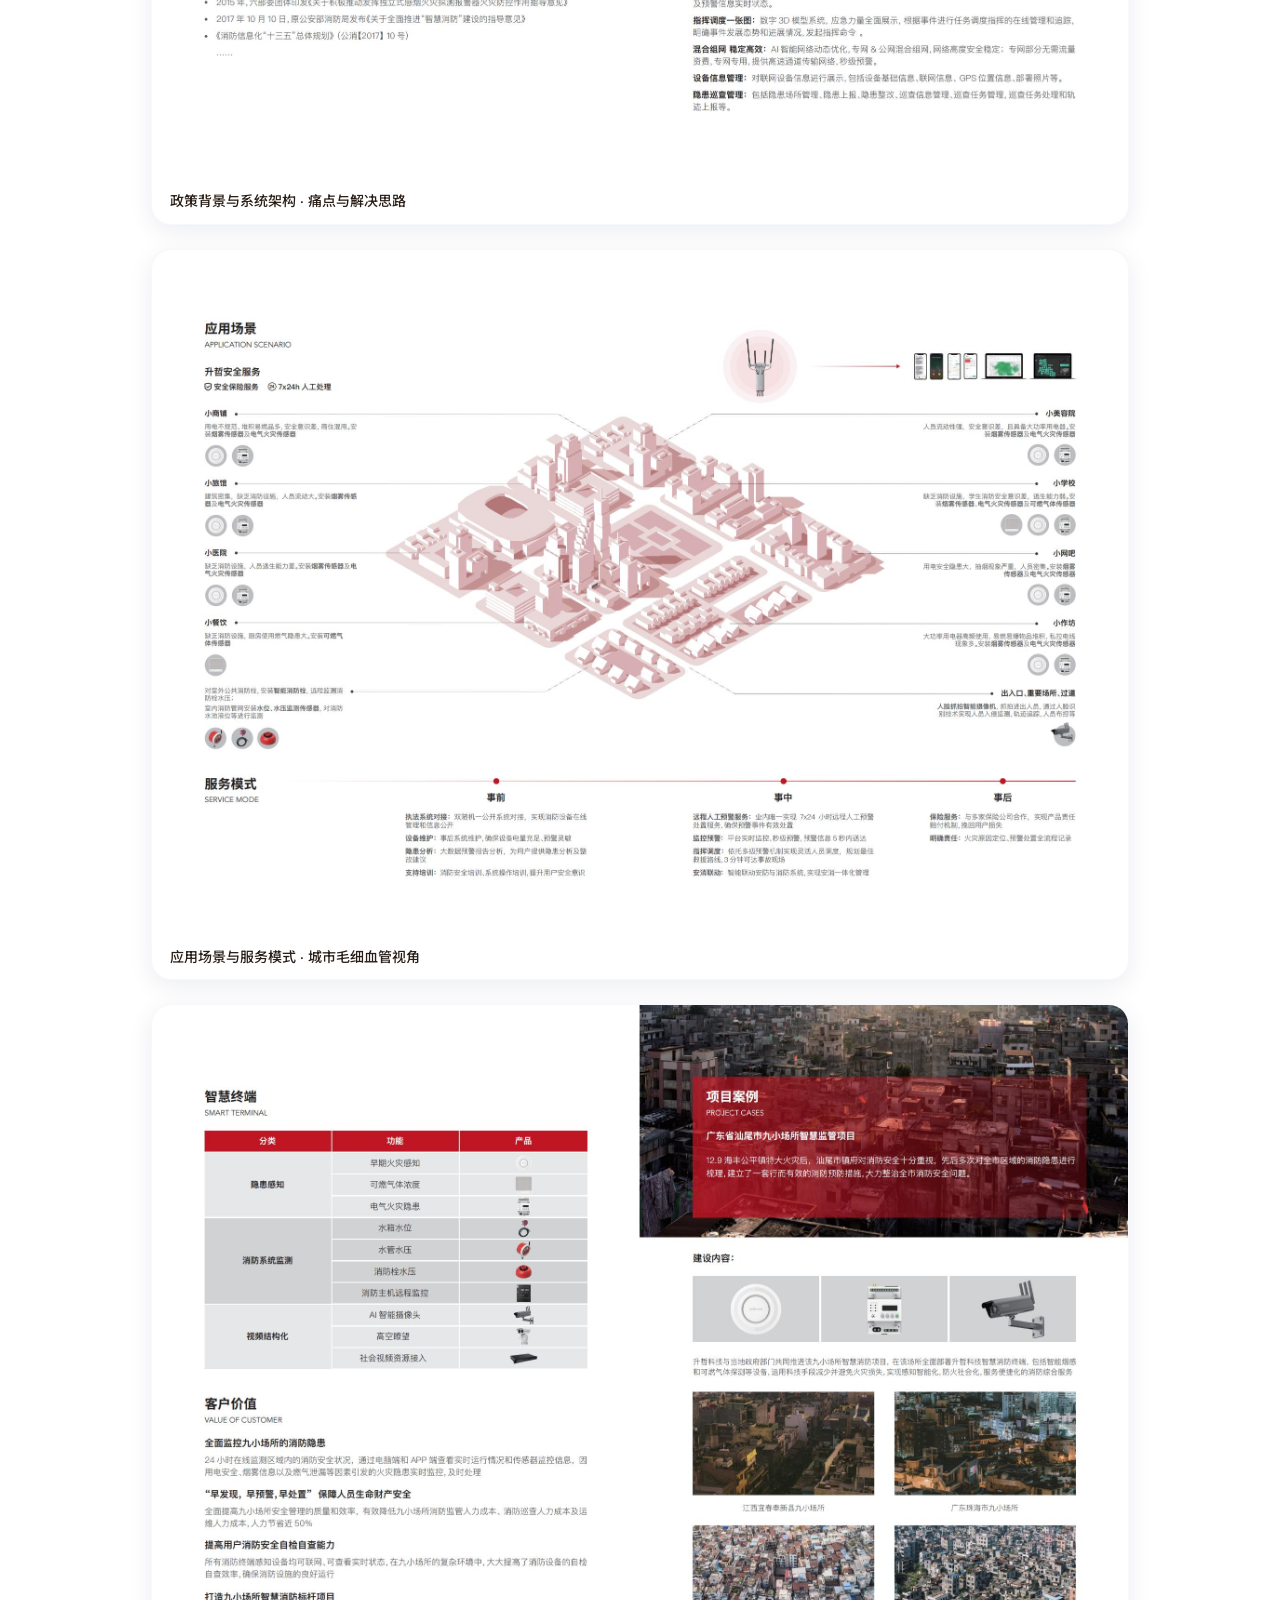
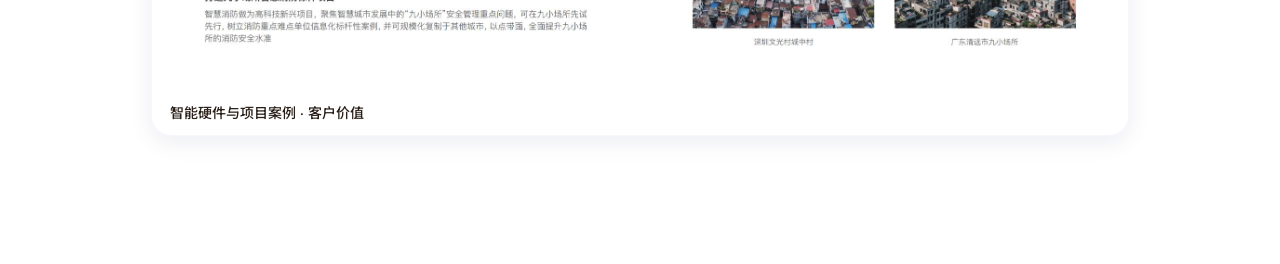
<file: case-sensoro.html>
<!doctype html>
<html lang="zh-CN">
<head>
  <meta charset="utf-8" />
  <meta name="viewport" content="width=device-width, initial-scale=1" />
  <title>升哲 SENSORO · 九小场所智慧消防解决方案 | 冷咏雪</title>
  <meta name="description" content="升哲 SENSORO · 九小场所智慧消防解决方案图集（部分）" />

  <link rel="preconnect" href="https://fonts.googleapis.com" />
  <link rel="preconnect" href="https://fonts.gstatic.com" crossorigin />
  <link href="https://fonts.googleapis.com/css2?family=Montserrat:wght@400;500;600;700&family=Playfair+Display:ital,wght@0,400;0,600;0,700;1,400&family=Noto+Sans+SC:wght@400;500;700&family=Noto+Serif+SC:wght@400;600;700&family=JetBrains+Mono:wght@400;500&display=swap" rel="stylesheet" />

  <link rel="stylesheet" href="css/tokens.css" />
  <link rel="stylesheet" href="css/style.css" />

  <style>
    .subpage { padding-top: 96px; padding-bottom: var(--space-10); }

    .subpage__bar {
      position: sticky; top: 0; z-index: 50;
      display: flex; align-items: center; justify-content: space-between;
      padding: var(--space-3) var(--container-pad);
      background: rgba(10, 26, 85, 0.72);
      backdrop-filter: blur(14px);
      border-bottom: 1px solid var(--hairline);
    }
    .subpage__bar img { height: 38px; width: auto; }
    .subpage__back {
      color: #fff; font-size: var(--fs-small); font-weight: 500;
      text-decoration: none; opacity: .85; transition: opacity var(--dur-fast);
    }
    .subpage__back:hover { opacity: 1; }

    .subpage__head {
      max-width: 1040px; margin: var(--space-6) auto var(--space-6);
      padding: 0 var(--container-pad);
    }
    .subpage__head .eyebrow {
      font-family: var(--font-mono); letter-spacing: .14em;
      color: var(--blue-mid); font-size: var(--fs-mono);
    }
    .subpage__head h1 {
      font-family: var(--font-serif);
      font-size: clamp(1.7rem, 3.6vw, 2.4rem);
      line-height: 1.2; margin: var(--space-2) 0 var(--space-3);
      color: var(--blue-deep);
    }
    .subpage__lede {
      max-width: 720px;
      font-size: var(--fs-body); color: var(--warm-ink);
      line-height: 1.7;
      padding-left: var(--space-3);
      border-left: 3px solid var(--warm-coral);
    }

    .deck {
      max-width: 1080px; margin: 0 auto;
      padding: 0 var(--container-pad);
      display: flex; flex-direction: column; gap: var(--space-5);
    }
    .deck__page {
      margin: 0;
      border-radius: var(--r-lg);
      overflow: hidden;
      background: var(--blue-mist);
      border: 1px solid var(--hairline);
      box-shadow: 0 6px 24px rgba(10, 26, 85, 0.08);
    }
    .deck__page img {
      width: 100%; height: auto; display: block;
    }
    .deck__page figcaption {
      padding: 10px 18px;
      font-size: var(--fs-small); color: var(--warm-ink);
      background: #fff; border-top: 1px solid var(--hairline);
    }

    @media (max-width: 720px) {
      .subpage { padding-top: 80px; }
      .subpage__head { margin-top: var(--space-4); }
      .deck { gap: var(--space-4); }
    }
  </style>
</head>
<body>
  <div class="subpage__bar">
    <a href="index.html" aria-label="返回首页">
      <img src="assets/logo.svg" alt="shell 花体 L 标识" />
    </a>
    <a class="subpage__back" href="index.html#portfolio">← 返回作品集</a>
  </div>

  <main class="subpage">
    <header class="subpage__head">
      <p class="eyebrow">SENSORO · CASE 01</p>
      <h1>智慧消防解决方案图集</h1>
      <p class="subpage__lede">
        把九小场所的水、电、燃气、火，收拢成一张基层消防看得懂的巡检信号表。
      </p>
    </header>

    <section class="deck" aria-label="解决方案图集">
      <figure class="deck__page">
        <img src="assets/cases/sensoro-page-1.jpg" alt="封面 · 九小场所智慧消防解决方案" loading="lazy" />
        <figcaption>封面 · 方案主张与品牌主线</figcaption>
      </figure>
      <figure class="deck__page">
        <img src="assets/cases/sensoro-page-2.jpg" alt="政策背景与系统架构 · 痛点与解决思路" loading="lazy" />
        <figcaption>政策背景与系统架构 · 痛点与解决思路</figcaption>
      </figure>
      <figure class="deck__page">
        <img src="assets/cases/sensoro-page-3.jpg" alt="应用场景与服务模式" loading="lazy" />
        <figcaption>应用场景与服务模式 · 城市毛细血管视角</figcaption>
      </figure>
      <figure class="deck__page">
        <img src="assets/cases/sensoro-page-4.jpg" alt="智能硬件、项目案例与客户价值" loading="lazy" />
        <figcaption>智能硬件与项目案例 · 客户价值</figcaption>
      </figure>
    </section>
  </main>
</body>
</html>
</file>
<file: css/tokens.css>
/* ============================================================
   设计令牌 / Design Tokens
   ------------------------------------------------------------
   这是整个站点的"单一真相源"。
   想换色 / 换字体 / 换间距：改这里的变量即可。
   ============================================================ */

:root {
  /* ─── 蓝色系（品牌主色，科技感） ─── */
  --blue-deep:   #0A1A55;   /* 深皇家蓝：Hero/重底色 */
  --blue-brand:  #1A47E6;   /* 品牌主蓝：主背景 */
  --blue-mid:    #3B6BFF;   /* 中蓝：强调字 / 链接 */
  --blue-light:  #93A8FF;   /* 浅蓝：次要文字 / 分割 */
  --blue-ice:    #EEF2FF;   /* 冰蓝：浅色区块 */
  --blue-mist:   #F4F6FB;   /* 薄雾：正文底色 */

  /* ─── 暖色系（冲撞 / 过渡） ─── */
  --warm-paper:  #FBF7F2;   /* 暖白纸张：与蓝交替的底色 */
  --warm-ink:    #2A1F18;   /* 暖墨：暖色块上的正文 */
  --warm-coral:  #F2602E;   /* 珊瑚：CTA / 关键数据强调 */
  --warm-amber:  #FFB562;   /* 琥珀：过渡色 / 中等强调 */
  --warm-peach:  #FFD3B6;   /* 蜜桃：暖色面积块 */
  --warm-blush:  #FFE9DC;   /* 腮红：温暖过渡 */

  /* ─── 中性 ─── */
  --paper:       #FFFFFF;   /* 纯白 */
  --ink-900:     #0A1230;   /* 深墨 */
  --ink-700:     #3A445E;   /* 标题灰 */
  --ink-500:     #6B7290;   /* 副文本 */
  --ink-300:     #C8CDDE;   /* 弱辅助线 */
  --hairline:    rgba(255,255,255,0.18);  /* 深底分割线 */

  /* ─── 渐变（蓝→暖的过渡路径） ─── */
  --grad-blue-warm:
      linear-gradient(135deg, #1A47E6 0%, #4F73FF 35%, #FFB562 75%, #F2602E 100%);
  --grad-blue-deep:
      radial-gradient(ellipse at 80% 0%, #4F73FF 0%, #1A47E6 40%, #0A1A55 100%);
  --grad-blue-mid:
      linear-gradient(180deg, #1A47E6 0%, #0A1A55 100%);
  --grad-warm-soft:
      linear-gradient(135deg, #FFE9DC 0%, #FFD3B6 100%);
  --grad-stroke-warm:
      linear-gradient(90deg, #1A47E6 0%, #FFB562 50%, #F2602E 100%);

  /* ─── 字体 ─── */
  /* 大标题：英文 → Avenir（Mac 自带；web 用 Montserrat 近似）；
     中文 → 思源宋体（保留你喜欢的合成斜体设计）。
     变量名沿用 --font-serif，仅作"标题字体"语义 */
  --font-serif:  'Avenir', 'Avenir Next', 'Montserrat',
                 'Noto Serif SC', 'Source Han Serif SC', Georgia, serif;

  /* 数字：回到上一版（DIN 版）字体 = Playfair Display 衬线数字，
     配合"万/+"等中文单位 fallback 思源宋体。
     ★ 若你其实想要 DIN 工业感数字，把这里换成 'Barlow','DIN Alternate' 即可 */
  --font-num:    'Playfair Display', 'Noto Serif SC', 'Source Han Serif SC', Georgia, serif;

  /* 正文：
     英文 → Avenir（Medium 字重命中 --font-body-weight:500）
     中文 → 思源黑体 CN（本地优先 Source Han Sans CN；web 用 Noto Sans SC）
     中英文靠字体栈顺序自动分流 */
  --font-sans:   'Avenir', 'Avenir Next', 'Montserrat',
                 'Source Han Sans CN', 'Noto Sans SC',
                 -apple-system, BlinkMacSystemFont, 'PingFang SC',
                 'Hiragino Sans GB', 'Microsoft YaHei', sans-serif;

  /* 正文基准字重：英文 = Avenir Medium(500)；中文思源黑体走"中黑"。
     ★ 若你坚持中文纯 Regular，把这里改成 400 即可（一行全局生效） */
  --font-body-weight: 500;

  --font-mono:   'JetBrains Mono', ui-monospace, 'SF Mono', Menlo, monospace;

  /* ─── 字号阶梯（移动端数值，桌面端在 [data-mq] 控制） ─── */
  --fs-display:  clamp(3.6rem, 9vw, 8.4rem);    /* Hero 大标题 */
  --fs-hero:     clamp(2.2rem, 5vw, 4rem);      /* 板块大标题 */
  --fs-h1:       clamp(1.8rem, 3.6vw, 2.8rem);  /* 一级标题 */
  --fs-h2:       clamp(1.4rem, 2.6vw, 1.9rem);  /* 二级标题 */
  --fs-h3:       1.25rem;
  --fs-body:     1rem;
  --fs-small:    0.875rem;
  --fs-mono:     0.78rem;

  /* ─── 间距 ─── */
  --space-1: 4px;
  --space-2: 8px;
  --space-3: 12px;
  --space-4: 16px;
  --space-5: 24px;
  --space-6: 32px;
  --space-7: 48px;
  --space-8: 64px;
  --space-9: 96px;
  --space-10: 128px;

  /* ─── 容器 / 栅格 ─── */
  --container-max: 1240px;
  --container-pad: clamp(20px, 4vw, 56px);
  --gutter:        24px;

  /* ─── 圆角 ─── */
  --r-sm: 6px;
  --r-md: 12px;
  --r-lg: 20px;
  --r-xl: 32px;
  --r-pill: 999px;

  /* ─── 阴影 ─── */
  --shadow-1: 0 1px 2px rgba(10, 18, 48, 0.06),
              0 4px 12px rgba(10, 18, 48, 0.04);
  --shadow-2: 0 8px 32px rgba(10, 18, 48, 0.10);
  --shadow-blue: 0 10px 40px rgba(26, 71, 230, 0.35);
  --shadow-warm: 0 10px 40px rgba(242, 96, 46, 0.30);

  /* ─── 动效 ─── */
  --ease-out: cubic-bezier(0.22, 1, 0.36, 1);
  --ease-in-out: cubic-bezier(0.65, 0, 0.35, 1);
  --dur-fast: 180ms;
  --dur-base: 320ms;
  --dur-slow: 600ms;
}

/* 暗色 / 暖底扩展（备用，预留给未来切换） */
[data-theme="warm"] {
  --ink-900: #2A1F18;
  --ink-700: #4A3528;
  --paper:   #FBF7F2;
}
</file>
<file: css/style.css>
/* ============================================================
   主样式 / Main Styles
   ------------------------------------------------------------
   依赖：css/tokens.css（所有颜色、字体、间距变量）
   改风格先看 tokens.css，这里只负责"怎么用"
   ============================================================ */

/* ───── 基础重置 ───── */
*,*::before,*::after { box-sizing: border-box; margin: 0; padding: 0; }
html { scroll-behavior: smooth; -webkit-text-size-adjust: 100%; }
body {
  font-family: var(--font-sans);
  font-weight: var(--font-body-weight);
  font-size: var(--fs-body);
  line-height: 1.65;
  color: var(--ink-900);
  background: var(--paper);
  -webkit-font-smoothing: antialiased;
  text-rendering: optimizeLegibility;
}
img { max-width: 100%; display: block; }
a { color: inherit; text-decoration: none; }
ul, ol { list-style: none; }
sup { font-size: 0.55em; vertical-align: super; }

.container {
  width: 100%;
  max-width: var(--container-max);
  margin-inline: auto;
  padding-inline: var(--container-pad);
}

/* ───── 区块通用 ───── */
.section { position: relative; padding-block: clamp(64px, 10vw, 128px); }
.section--warm { background: var(--warm-paper); color: var(--warm-ink); }
.section--cool { background: var(--blue-mist); color: var(--ink-900); }
.section--blue { background: var(--grad-blue-mid); color: #fff; }

.section__head { margin-bottom: var(--space-8); }
.section__num {
  font-family: var(--font-mono);
  font-size: var(--fs-mono);
  letter-spacing: 0.12em;
  color: var(--warm-coral);
  margin-bottom: var(--space-4);
}
.section__title {
  font-family: var(--font-serif);
  font-size: var(--fs-hero);
  line-height: 1.06;
  letter-spacing: -0.01em;
  font-weight: 600;
}
.section__title em {
  font-style: italic;
  color: var(--warm-coral);
}
.section--blue .section__title em,
.section--blue .section__num { color: var(--warm-amber); }
.section__head--on-blue .section__num { color: var(--warm-amber); }

/* ───── 按钮 ───── */
.btn {
  display: inline-flex;
  align-items: center;
  gap: var(--space-2);
  font-family: var(--font-sans);
  font-weight: 600;
  font-size: var(--fs-body);
  padding: 0.85em 1.6em;
  border-radius: var(--r-pill);
  transition: transform var(--dur-fast) var(--ease-out),
              box-shadow var(--dur-base) var(--ease-out);
  cursor: pointer;
}
.btn:hover { transform: translateY(-2px); }
.btn--warm {
  background: var(--warm-coral);
  color: #fff;
  box-shadow: var(--shadow-warm);
}
.btn--ghost {
  background: transparent;
  color: #fff;
  border: 1.5px solid var(--hairline);
}
.btn--ghost:hover { border-color: var(--warm-amber); }

/* ───── 链接箭头 ───── */
.link-arrow {
  display: inline-flex;
  align-items: center;
  gap: 4px;
  font-weight: 600;
  font-size: var(--fs-small);
  color: var(--warm-coral);
  transition: gap var(--dur-fast) var(--ease-out);
}
.link-arrow:hover { gap: 10px; }
.section--blue .link-arrow { color: var(--warm-amber); }

/* ───── chips（筛选标签） ───── */
.chip {
  font-family: var(--font-sans);
  font-size: var(--fs-small);
  font-weight: 600;
  padding: 0.5em 1.1em;
  border-radius: var(--r-pill);
  border: 1.5px solid var(--ink-300);
  background: transparent;
  color: var(--ink-700);
  cursor: pointer;
  transition: all var(--dur-fast) var(--ease-out);
}
.chip:hover { border-color: var(--blue-mid); color: var(--blue-brand); }
.chip.is-active {
  background: var(--blue-brand);
  border-color: var(--blue-brand);
  color: #fff;
}

/* ============================================================
   导航 / Nav
   ============================================================ */
.nav {
  position: fixed;
  inset: 0 0 auto 0;
  z-index: 100;
  display: flex;
  align-items: center;
  justify-content: space-between;
  padding: var(--space-4) var(--container-pad);
  background: rgba(10, 26, 85, 0.72);
  backdrop-filter: blur(14px);
  border-bottom: 1px solid var(--hairline);
}
.nav__logo-mark {
  display: block;
  width: 38px; height: 38px;
  transition: transform var(--dur-fast) var(--ease-out);
}
.nav__logo:hover .nav__logo-mark { transform: rotate(-8deg) scale(1.06); }
.nav__menu { display: flex; gap: var(--space-5); }
.nav__menu a {
  color: rgba(255,255,255,0.82);
  font-size: var(--fs-small);
  font-weight: 500;
  letter-spacing: 0.02em;
  position: relative;
  transition: color var(--dur-fast);
}
.nav__menu a::after {
  content: "";
  position: absolute;
  left: 0; bottom: -6px;
  width: 0; height: 2px;
  background: var(--warm-amber);
  transition: width var(--dur-base) var(--ease-out);
}
.nav__menu a:hover,
.nav__menu a.is-current { color: #fff; }
.nav__menu a.is-current::after,
.nav__menu a:hover::after { width: 100%; }
.nav__cta {
  font-size: var(--fs-small);
  font-weight: 600;
  color: #fff;
  padding: 0.55em 1.2em;
  border: 1.5px solid var(--warm-amber);
  border-radius: var(--r-pill);
  transition: background var(--dur-fast) var(--ease-out);
}
.nav__cta:hover { background: var(--warm-amber); color: var(--blue-deep); }

/* ============================================================
   HERO
   ============================================================ */
.hero {
  position: relative;
  overflow: hidden;
  padding-top: clamp(120px, 18vh, 200px);
  padding-bottom: clamp(48px, 8vw, 80px);
  background: var(--grad-blue-deep);
  color: #fff;
  min-height: 100svh;
  display: flex;
  flex-direction: column;
}
/* 几何背景：蓝色弧 + 珊瑚冲撞 */
.hero__bg { position: absolute; inset: 0; z-index: 0; pointer-events: none; }
.hero__shape { position: absolute; border-radius: 50%; }
.hero__shape--arc-1 {
  width: 60vw; height: 60vw;
  top: -20vw; right: -18vw;
  background: radial-gradient(circle at 30% 30%, var(--warm-coral), transparent 60%);
  opacity: 0.55;
  filter: blur(8px);
}
.hero__shape--arc-2 {
  width: 44vw; height: 44vw;
  bottom: -16vw; left: -14vw;
  background: radial-gradient(circle at 50% 50%, #4F73FF, transparent 62%);
  opacity: 0.8;
}
.hero__shape--arc-3 {
  width: 22vw; height: 22vw;
  top: 28vh; left: 58vw;
  background: radial-gradient(circle at 50% 50%, var(--warm-amber), transparent 64%);
  opacity: 0.5;
  filter: blur(6px);
}
/* 形象照周围的渐变气泡：填补蓝色块的留白，呼应顶部 arc 光斑 */
.hero__shape--bubble-1 {
  width: 17vw; height: 17vw;
  top: 5vh; right: 2vw;
  background: radial-gradient(circle at 35% 35%, var(--warm-coral), transparent 62%);
  opacity: 0.5;
  filter: blur(8px);
}
.hero__shape--bubble-2 {
  width: 13vw; height: 13vw;
  bottom: 4vh; right: 15vw;
  background: radial-gradient(circle at 50% 50%, var(--warm-amber), transparent 64%);
  opacity: 0.45;
  filter: blur(8px);
}
.hero__shape--bubble-3 {
  width: 22vw; height: 22vw;
  top: 26vh; right: 11vw;
  background: radial-gradient(circle at 50% 50%, #4F73FF, transparent 62%);
  opacity: 0.55;
  filter: blur(14px);
}

.hero__inner {
  position: relative;
  z-index: 1;
  flex: 1;
  display: grid;
  grid-template-columns: 1.2fr 0.8fr;
  gap: var(--space-8);
  align-items: center;
}
.hero__eyebrow {
  font-family: var(--font-mono);
  font-size: var(--fs-mono);
  letter-spacing: 0.18em;
  color: var(--warm-amber);
  margin-bottom: var(--space-5);
}
.hero__headline {
  font-family: var(--font-serif);
  font-size: var(--fs-display);
  line-height: 0.98;
  font-weight: 600;
  letter-spacing: -0.02em;
  margin-bottom: var(--space-6);
}
.hero__headline em {
  font-style: italic;
  background: var(--grad-blue-warm);
  -webkit-background-clip: text;
  background-clip: text;
  color: transparent;
}
.hero__tagline {
  font-size: clamp(1rem, 1.6vw, 1.2rem);
  line-height: 1.7;
  color: rgba(255,255,255,0.86);
  max-width: 46ch;
  margin-bottom: var(--space-7);
}
.hero__actions { display: flex; gap: var(--space-4); flex-wrap: wrap; }

/* 形象照 · portrait.jpg 实际渲染 */
.hero__portrait { justify-self: end; text-align: center; }
.hero__portrait-frame {
  width: min(280px, 38vw);
  aspect-ratio: 3 / 4;
  border-radius: var(--r-lg);
  border: 1px solid var(--hairline);
  position: relative;
  overflow: hidden;
  box-shadow: var(--shadow-blue);
  background: var(--blue-deep);
}
.hero__portrait-frame::after {
  content: "";
  position: absolute;
  inset: 0;
  background: var(--grad-blue-warm);
  opacity: 0.10;
  mix-blend-mode: screen;
  pointer-events: none;
}
.hero__portrait-img {
  display: block;
  width: 100%;
  height: 100%;
  object-fit: cover;
  /* 原图 3:2 横构图，主体偏右。框是 3:4 竖向，
     用 object-position 把脸放在视觉中线偏上的位置 */
  object-position: 72% 35%;
}
.hero__portrait-meta {
  display: block;
  margin-top: var(--space-3);
  font-family: var(--font-mono);
  font-size: var(--fs-mono);
  letter-spacing: 0.1em;
  color: rgba(255,255,255,0.5);
}

/* 顶部数字条：v8 起改为直接在第一章节出现，此处样式保留但不再使用 *//* ============================================================
   ABOUT
   ============================================================ */
.about {
  display: grid;
  grid-template-columns: 1fr 1fr;
  gap: clamp(32px, 5vw, 72px);
}
.about__lead p,
.about__bio p {
  font-family: var(--font-serif);
  font-size: clamp(1.15rem, 1.8vw, 1.35rem);
  line-height: 1.6;
  margin-bottom: var(--space-5);
}
.about__bio { grid-column: 1 / -1; columns: 2; column-gap: var(--space-7); }
.about__bio p { font-family: var(--font-sans); font-size: 1rem; }
.about__tags {
  grid-column: 1 / -1;
  display: grid;
  grid-template-columns: repeat(3, 1fr);
  gap: var(--space-5);
  margin-top: var(--space-5);
}
.about__tags h3 {
  font-size: var(--fs-small);
  font-weight: 700;
  text-transform: uppercase;
  letter-spacing: 0.06em;
  color: var(--warm-coral);
  margin-bottom: var(--space-3);
}
.about__tags li {
  padding: var(--space-2) 0;
  border-bottom: 1px solid rgba(42, 31, 24, 0.08);
  font-size: var(--fs-small);
}

/* ============================================================
   TIMELINE
   ============================================================ */
.timeline { position: relative; }
.timeline::before {
  content: "";
  position: absolute;
  left: 0; top: 8px; bottom: 8px;
  width: 2px;
  background: linear-gradient(180deg, var(--blue-mid), var(--warm-coral));
}
.timeline__item {
  position: relative;
  display: grid;
  grid-template-columns: 200px 1fr;
  gap: var(--space-6);
  padding: var(--space-6) 0 var(--space-6) var(--space-7);
}
.timeline__item::before {
  content: "";
  position: absolute;
  left: -5px; top: calc(var(--space-6) + 8px);
  width: 12px; height: 12px;
  border-radius: 50%;
  background: var(--warm-amber);
  box-shadow: 0 0 0 4px var(--blue-mist);
}
.timeline__year {
  font-family: var(--font-mono);
  font-size: var(--fs-small);
  color: var(--blue-brand);
  font-weight: 500;
  padding-top: 4px;
}
.timeline__body h3 {
  font-family: var(--font-serif);
  font-size: var(--fs-h2);
  font-weight: 600;
  margin-bottom: var(--space-2);
}
.timeline__role {
  font-size: var(--fs-small);
  color: var(--ink-500);
  font-style: italic;
  margin-bottom: var(--space-3);
}
.timeline__desc { color: var(--ink-700); margin-bottom: var(--space-4); }
.timeline__hl {
  display: flex;
  flex-wrap: wrap;
  gap: var(--space-2) var(--space-3);
}
.timeline__hl li {
  position: relative;
  padding-left: 1.1em;
  font-size: var(--fs-small);
  color: var(--ink-700);
}
.timeline__hl li::before {
  content: "";
  position: absolute;
  left: 0; top: 0.55em;
  width: 6px; height: 6px;
  border-radius: 50%;
  background: var(--warm-coral);
}

/* ============================================================
   SKILLS
   ============================================================ */
.skills {
  display: grid;
  grid-template-columns: repeat(4, 1fr);
  gap: var(--space-5);
}
.skills__card {
  background: #fff;
  border: 1px solid rgba(42, 31, 24, 0.08);
  border-radius: var(--r-lg);
  padding: var(--space-6);
  transition: transform var(--dur-base) var(--ease-out),
              box-shadow var(--dur-base) var(--ease-out);
}
.skills__card:hover {
  transform: translateY(-4px);
  box-shadow: var(--shadow-2);
  border-color: var(--warm-peach);
}
.skills__card h3 {
  font-family: var(--font-serif);
  font-size: var(--fs-h3);
  font-weight: 600;
  margin-bottom: var(--space-4);
  padding-bottom: var(--space-3);
  border-bottom: 2px solid var(--grad-stroke-warm);
  background: var(--grad-stroke-warm);
  -webkit-background-clip: text;
  background-clip: text;
  color: transparent;
}
.skills__card li {
  font-size: var(--fs-small);
  color: var(--warm-ink);
  padding: var(--space-2) 0;
  border-bottom: 1px solid rgba(42, 31, 24, 0.06);
}

/* ============================================================
   PORTFOLIO
   ============================================================ */
.portfolio__filter {
  display: flex;
  flex-wrap: wrap;
  gap: var(--space-3);
  margin-bottom: var(--space-7);
}
.portfolio__grid {
  display: grid;
  grid-template-columns: repeat(2, 1fr);
  gap: var(--space-6);
}
.case {
  background: #fff;
  border-radius: var(--r-xl);
  overflow: hidden;
  box-shadow: var(--shadow-1);
  border: 1px solid rgba(10, 18, 48, 0.06);
  display: flex;
  flex-direction: column;
  transition: transform var(--dur-base) var(--ease-out),
              box-shadow var(--dur-base) var(--ease-out);
}
.case:hover { transform: translateY(-6px); box-shadow: var(--shadow-2); }
.case__cover {
  position: relative;
  /* 静态固定比例，布局一开始就定死，避免异步注入导致框体跳动。
     默认 16:9（升哲 / 长江）；思必驰 / 云清用下方修饰类覆盖 */
  aspect-ratio: 16 / 9;
  overflow: hidden;
  background: var(--blue-mist);
}
/* 静态比例修饰类：按该案例图片实际比例写死，替换原「JS 等图片 decode 后注入」机制 */
.case__cover--ar-1414 { aspect-ratio: 1.414; } /* 思必驰：约 √2，与图比例一致 → contain 不留白 */
.case__cover--ar-32   { aspect-ratio: 3 / 2; }  /* 云清：取最宽图比例，cover 铺满减少裁切 */
/* ── 图集轮播 ── */
.case__track {
  display: flex;
  height: 100%;
  transition: transform var(--dur-slow) var(--ease-out);
}
.case__slide {
  min-width: 100%;
  height: 100%;
  display: grid;
  place-items: center;
  padding: clamp(10px, 1.6vw, 18px);
}
.case__slide img { display: block; max-width: 100%; max-height: 100%; width: auto; height: auto; object-fit: contain; }

/* 案例轮播框：白底（仅换背景，保留 contain 避免裁切带文字的图）
   适用：01 升哲英文单页、02 长江、03 思必驰、04 云清（任意希望白底+完整显示的案例） */
.case__cover--white { background: #fff; }

/* 案例轮播框：图片铺满框体（cover、去内边距；背景由 --white 提供）
   适用：纯照片类，希望与框同大的案例；与 --white 搭配用于 CASE 04 云清联盟 */
.case__cover--fill .case__slide { padding: 0; }
.case__cover--fill .case__slide img {
  width: 100%;
  height: 100%;
  max-width: none;
  max-height: none;
  object-fit: cover;
}

.case__arrow {
  position: absolute;
  top: 50%;
  transform: translateY(-50%);
  width: 40px; height: 40px;
  display: flex; align-items: center; justify-content: center;
  border: none;
  border-radius: 50%;
  background: rgba(10, 18, 48, 0.45);
  color: #fff;
  font-size: 1.4rem;
  line-height: 1;
  cursor: pointer;
  backdrop-filter: blur(4px);
  opacity: 0;
  transition: opacity var(--dur-fast) var(--ease-out),
              background var(--dur-fast) var(--ease-out);
}
.case__arrow--prev { left: 12px; }
.case__arrow--next { right: 12px; }
.case__cover:hover .case__arrow,
.case__arrow:focus-visible { opacity: 1; }
.case__arrow:hover { background: var(--warm-coral); }
.case__arrow:focus-visible { outline: 2px solid var(--warm-amber); outline-offset: 2px; }

.case__dots {
  position: absolute;
  left: 0; right: 0;
  bottom: 12px;
  display: flex;
  justify-content: center;
  gap: 8px;
  z-index: 2;
}
.case__dot {
  width: 8px; height: 8px;
  padding: 0;
  border: none;
  border-radius: var(--r-pill);
  background: rgba(255, 255, 255, 0.5);
  cursor: pointer;
  transition: width var(--dur-base) var(--ease-out),
              background var(--dur-base) var(--ease-out);
}
.case__dot.is-active {
  width: 22px;
  background: #fff;
}
/* 只有一张图时隐藏控件 */
.case__cover[data-count="1"] .case__arrow,
.case__cover[data-count="1"] .case__dots { display: none; }
.case__meta { padding: var(--space-6) var(--space-6) 0; }
.case__tag {
  display: inline-block;
  font-family: var(--font-mono);
  font-size: var(--fs-mono);
  letter-spacing: 0.08em;
  color: var(--warm-coral);
  margin-bottom: var(--space-3);
}
.case__title {
  font-family: var(--font-serif);
  font-size: var(--fs-h2);
  font-weight: 600;
  line-height: 1.2;
  margin-bottom: var(--space-2);
}
.case__period {
  font-size: var(--fs-small);
  color: var(--ink-500);
}
.case__body { padding: var(--space-5) var(--space-6) var(--space-6); }
.case__body dl { display: grid; gap: var(--space-3); }
.case__body dt {
  font-size: var(--fs-mono);
  font-family: var(--font-mono);
  text-transform: uppercase;
  letter-spacing: 0.1em;
  color: var(--blue-brand);
  margin-bottom: 2px;
}
.case__body dd { font-size: var(--fs-small); color: var(--ink-700); }
.case__links {
  display: flex;
  gap: var(--space-5);
  margin-top: var(--space-5);
  padding-top: var(--space-4);
  border-top: 1px solid rgba(10, 18, 48, 0.08);
}

/* ============================================================
   IMPACT
   ============================================================ */
.impact {
  display: grid;
  grid-template-columns: repeat(3, 1fr);
  gap: var(--space-6);
}
.impact__item {
  padding: var(--space-6);
  /* 去掉橙色分割线，改用渐变色块区分每个数字 */
  background: linear-gradient(135deg, rgba(255,255,255,0.12), rgba(255,255,255,0.03));
  border: 1px solid rgba(255,255,255,0.10);
  border-radius: var(--r-lg);
}
.impact__item b {
  display: block;
  font-family: var(--font-num);
  font-size: clamp(2.4rem, 5vw, 3.6rem);
  font-weight: 700;
  color: #fff;
  line-height: 1;
  margin-bottom: var(--space-2);
}
.impact__item b sup { color: var(--warm-coral); font-size: 0.5em; }
.impact__item span {
  font-size: var(--fs-small);
  color: rgba(255,255,255,0.78);
}

/* ============================================================
   SELF MEDIA
   ============================================================ */
.self-media {
  display: grid;
  grid-template-columns: repeat(3, 1fr);
  gap: var(--space-5);
}
.media-card {
  background: #fff;
  border-radius: var(--r-lg);
  padding: var(--space-6);
  border: 1px solid rgba(42, 31, 24, 0.08);
  transition: transform var(--dur-base) var(--ease-out);
}
.media-card:hover { transform: translateY(-4px); }
.media-card h3 {
  font-family: var(--font-serif);
  font-size: var(--fs-h3);
  margin-bottom: var(--space-3);
}
.media-card p {
  font-size: var(--fs-small);
  color: var(--warm-ink);
  margin-bottom: var(--space-4);
}
.media__links {
  display: flex;
  flex-wrap: wrap;
  gap: var(--space-3) var(--space-4);
  margin-top: var(--space-2);
}

/* ============================================================
   ARTICLES · 稿件 · 外链（Part 07）
   ============================================================ */
.articles {
  display: grid;
  gap: var(--space-8);
}
.articles__group h3 {
  font-family: var(--font-serif);
  font-size: var(--fs-h3);
  color: var(--blue-brand);
  margin-bottom: var(--space-4);
  padding-bottom: var(--space-2);
  border-bottom: 1px solid var(--hairline);
}
.articles__list {
  list-style: none;
  display: grid;
  grid-template-columns: repeat(2, 1fr);
  gap: var(--space-3) var(--space-6);
}
.articles__list a {
  display: inline-flex;
  align-items: baseline;
  gap: var(--space-2);
  font-size: var(--fs-small);
  color: var(--ink-700);
  border-bottom: 1px solid transparent;
  transition: color var(--dur-base) var(--ease-out), border-color var(--dur-base) var(--ease-out);
}
.articles__list a:hover {
  color: var(--blue-brand);
  border-color: var(--warm-coral);
}

/* ============================================================
   MEDIA & RESOURCES
   ============================================================ */
.media__logos {
  display: grid;
  grid-template-columns: repeat(6, 1fr);
  gap: var(--space-4);
  margin-bottom: var(--space-7);
}
.media__logos img {
  width: 100%;
  aspect-ratio: 3 / 2;
  object-fit: contain;
  background: rgba(255,255,255,0.06);
  border-radius: var(--r-md);
  padding: var(--space-3);
}
.media__credits {
  display: grid;
  gap: var(--space-3);
  max-width: 720px;
}
.media__credits li {
  display: flex;
  gap: var(--space-4);
  align-items: baseline;
  padding: var(--space-3) 0;
  border-bottom: 1px solid var(--hairline);
  font-size: var(--fs-small);
  color: rgba(255,255,255,0.82);
}
.media__credits b {
  font-family: var(--font-serif);
  color: var(--warm-amber);
  font-size: 1.1rem;
  min-width: 3ch;
}

/* ============================================================
   CONTACT
   ============================================================ */
.contact__placeholder {
  font-family: var(--font-serif);
  font-size: clamp(1.2rem, 2vw, 1.5rem);
  line-height: 1.6;
  max-width: 56ch;
  margin-bottom: var(--space-7);
  color: var(--warm-ink);
}
.contact__slots {
  display: grid;
  grid-template-columns: repeat(2, 1fr);
  gap: var(--space-4);
  max-width: 720px;
}
.contact__slot {
  display: flex;
  flex-direction: column;
  gap: var(--space-2);
  padding: var(--space-5);
  background: #fff;
  border-radius: var(--r-md);
  border: 1px dashed rgba(42, 31, 24, 0.2);
}
.contact__label {
  font-family: var(--font-mono);
  font-size: var(--fs-mono);
  letter-spacing: 0.1em;
  color: var(--warm-coral);
}
.contact__value {
  font-size: var(--fs-body);
  font-weight: 600;
  color: var(--warm-ink);
}

/* ============================================================
   FOOTER
   ============================================================ */
.footer {
  background: var(--blue-deep);
  color: rgba(255,255,255,0.7);
  padding: var(--space-6) 0;
}
.footer__inner {
  display: flex;
  align-items: center;
  gap: var(--space-3);
  font-size: var(--fs-small);
}
.footer__dot { opacity: 0.5; }
.footer__top {
  margin-left: auto;
  color: var(--warm-amber);
  font-weight: 600;
}

/* ============================================================
   滚动入场动画
   ============================================================ */
[data-reveal] {
  opacity: 0;
  transform: translateY(28px);
  transition: opacity var(--dur-slow) var(--ease-out),
              transform var(--dur-slow) var(--ease-out);
}
[data-reveal].is-in { opacity: 1; transform: none; }

/* ============================================================
   响应式 / Responsive
   ============================================================ */
@media (max-width: 1024px) {
  .hero__inner { grid-template-columns: 1fr; }
  .hero__portrait { justify-self: start; margin-top: var(--space-6); }
  .about__tags { grid-template-columns: 1fr 1fr; }
  .skills { grid-template-columns: 1fr 1fr; }
  .self-media { grid-template-columns: 1fr 1fr; }
}

@media (max-width: 720px) {
  .nav__menu { display: none; }  /* 移动端：主线导航折叠，靠 CTA 与锚点 */
  .about { grid-template-columns: 1fr; }
  .about__bio { columns: 1; }
  .about__tags { grid-template-columns: 1fr; }
  .timeline__item { grid-template-columns: 1fr; gap: var(--space-3); padding-left: var(--space-6); }
  .timeline__year { padding-top: 0; }
  .skills { grid-template-columns: 1fr; }
  .portfolio__grid { grid-template-columns: 1fr; }
  .impact { grid-template-columns: 1fr 1fr; }
  .self-media { grid-template-columns: 1fr; }
  .media__logos { grid-template-columns: repeat(3, 1fr); }
  .contact__slots { grid-template-columns: 1fr; }
}

@media (prefers-reduced-motion: reduce) {
  * { animation: none !important; scroll-behavior: auto; }
  [data-reveal] { opacity: 1; transform: none; }
}
</file>
